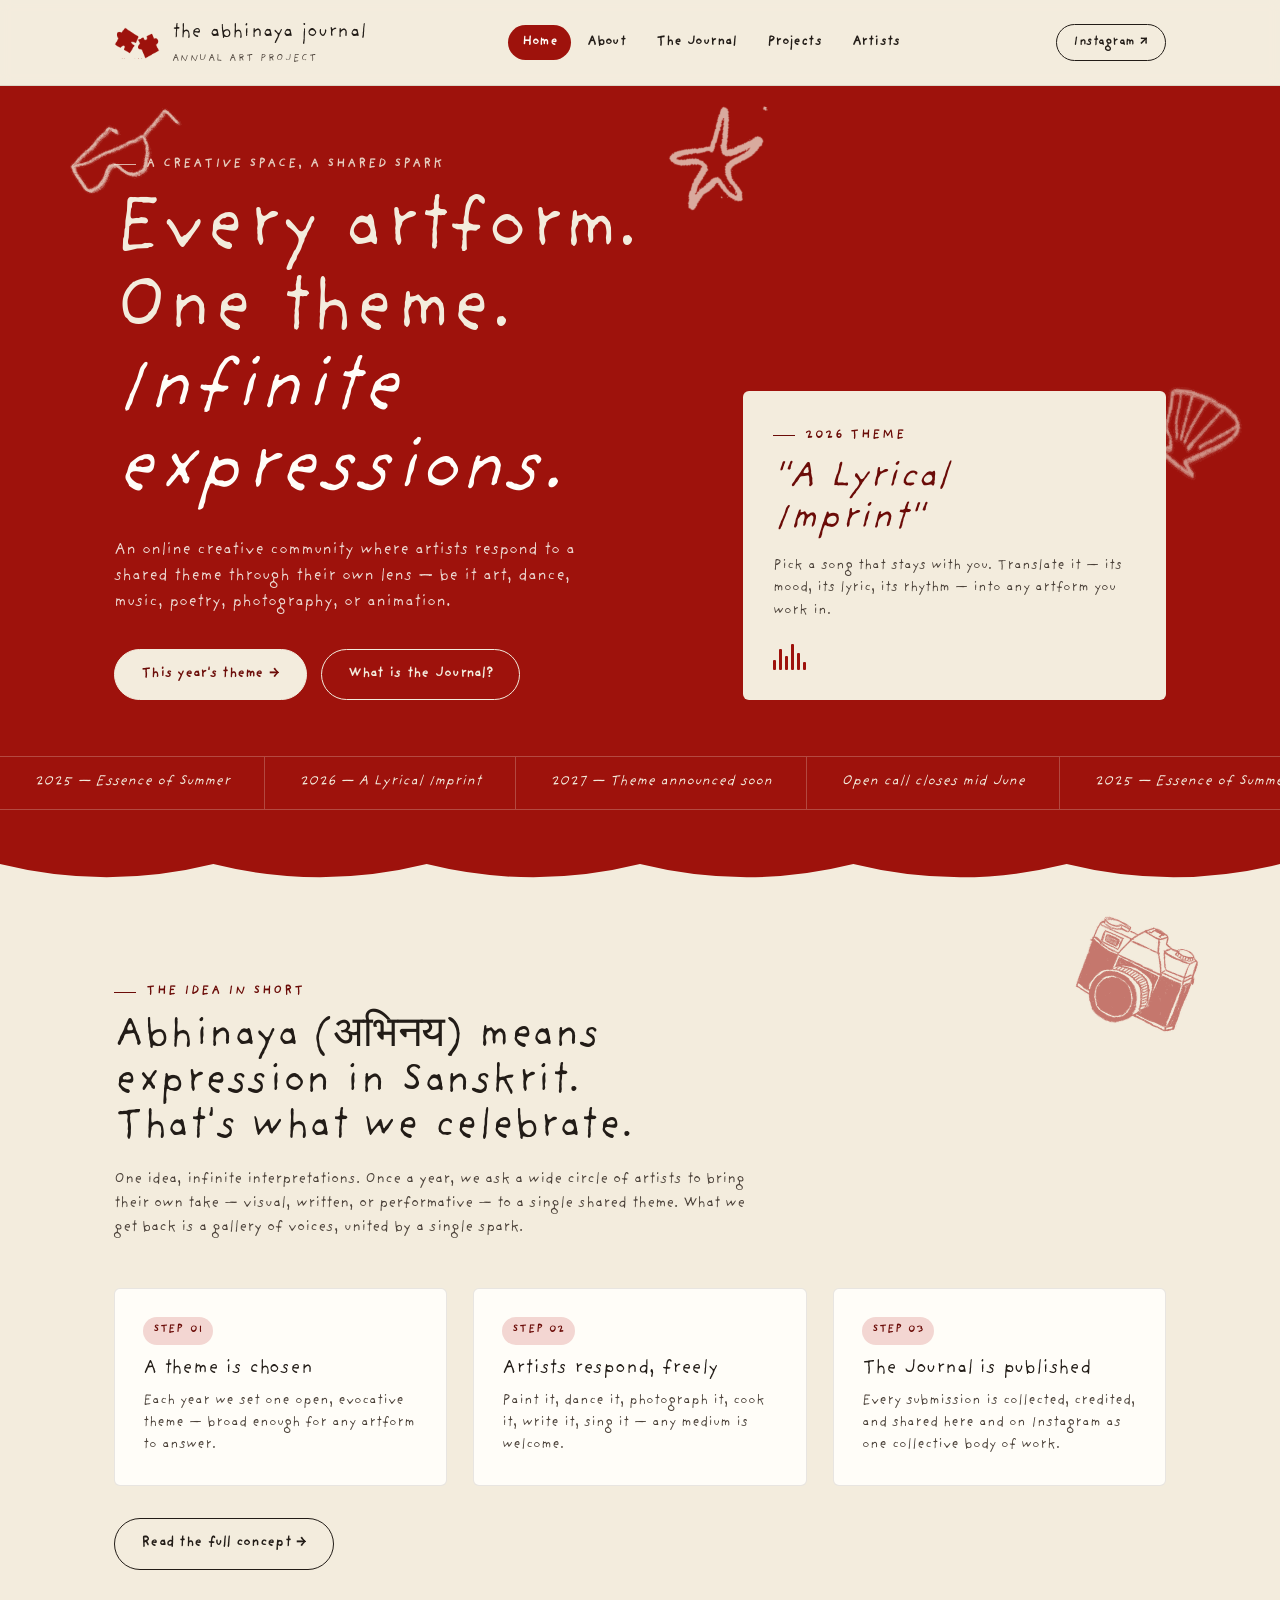
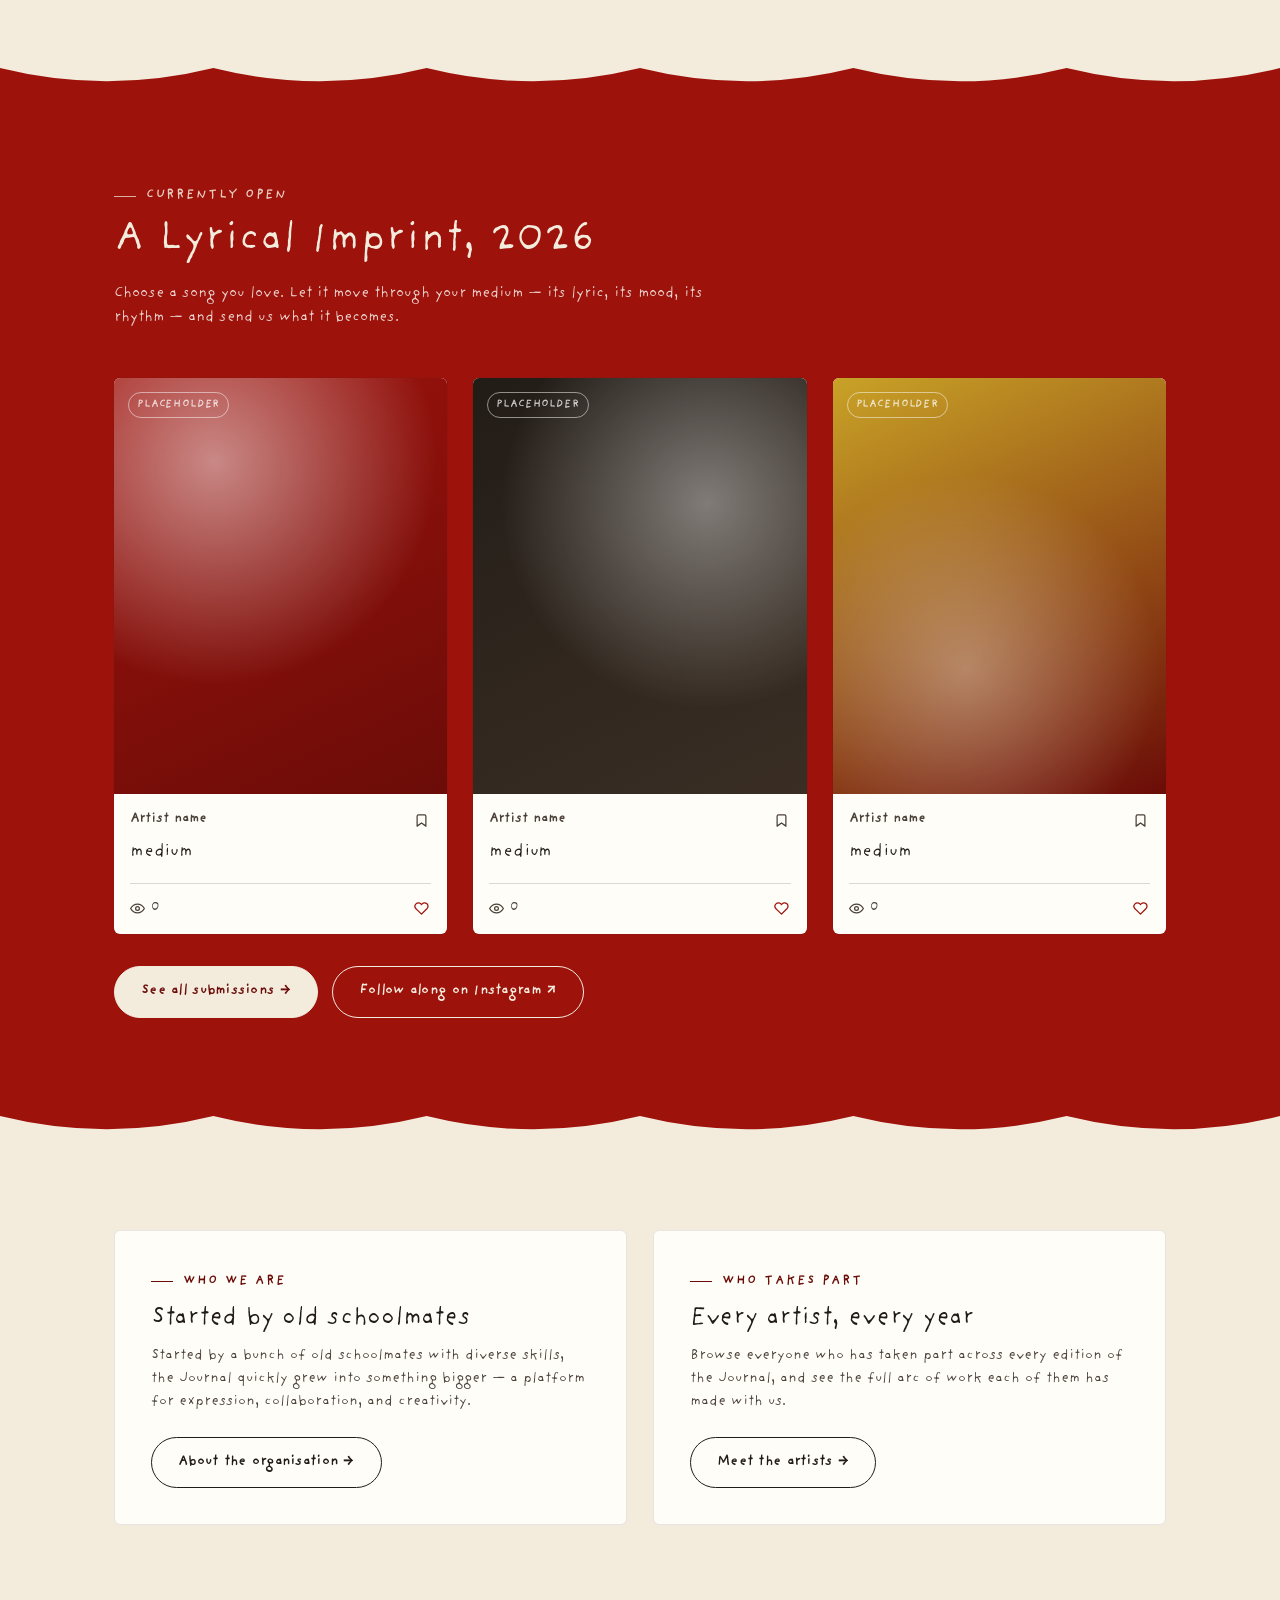
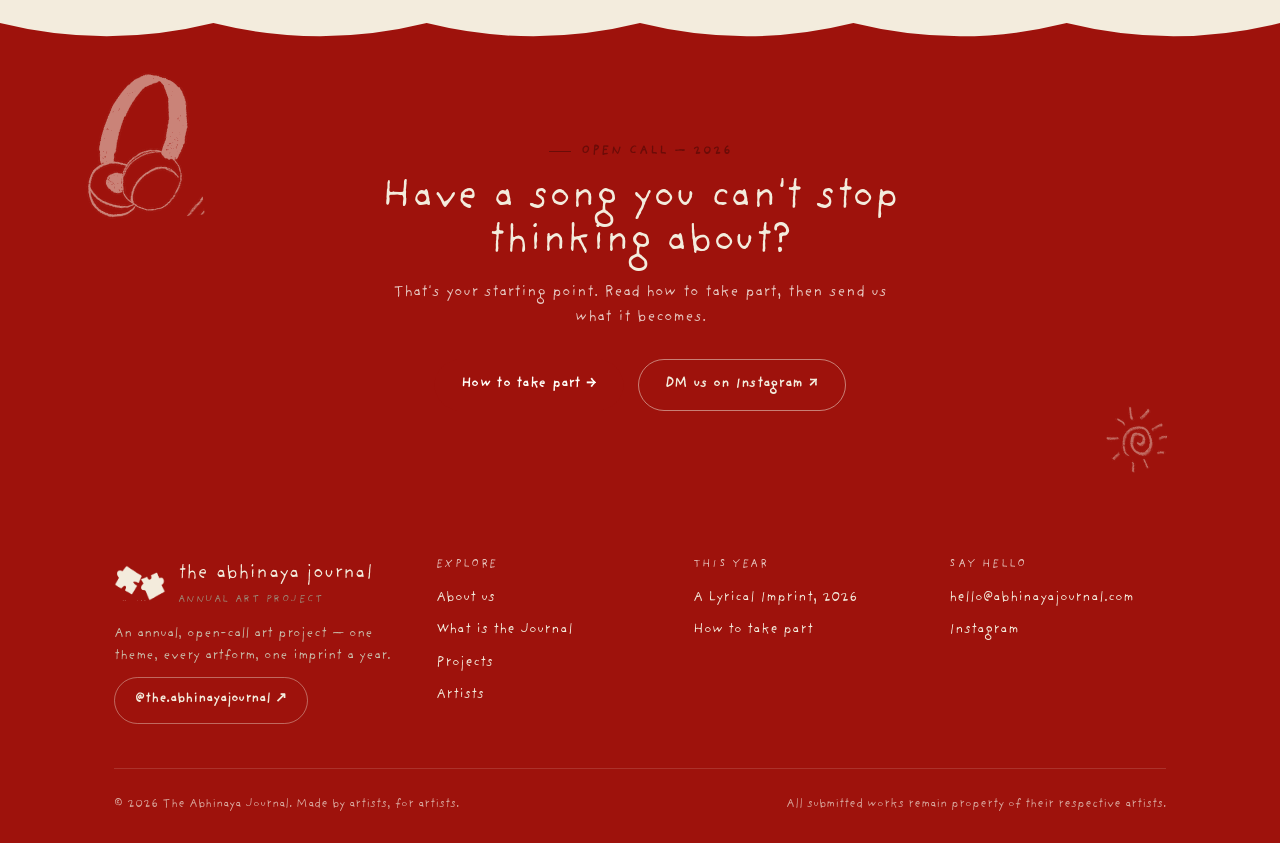
<file: index.html>
<!DOCTYPE html>
<html lang="en">
<head>
<meta charset="UTF-8">
<meta name="viewport" content="width=device-width, initial-scale=1.0">
<title>The Abhinaya Journal — An Annual Art Project</title>
<meta name="description" content="The Abhinaya Journal is an annual, open-call art project. One theme, every artform, one imprint a year. This year's theme: A Lyrical Imprint.">
<link rel="preconnect" href="https://fonts.googleapis.com">
<link rel="preconnect" href="https://fonts.gstatic.com" crossorigin>
<link href="https://fonts.googleapis.com/css2?family=Libre+Caslon+Display&family=Libre+Caslon+Text:ital,wght@0,400;0,700;1,400&family=Work+Sans:wght@400;500;600;700&family=Caveat:wght@500;600;700&display=swap" rel="stylesheet">
<link rel="stylesheet" href="styles.css">
</head>
<body>

<header class="site-header">
  <div class="wrap">
    <a href="index.html" class="brand">
      <img class="mark" src="[data-uri]" alt="The Abhinaya Journal logo">
      <span>the abhinaya journal<small>Annual Art Project</small></span>
    </a>
    <nav class="primary-nav" aria-label="Primary">
      <ul>
        <li><a href="index.html" class="active">Home</a></li>
        <li><a href="about.html">About</a></li>
        <li><a href="journal.html">The Journal</a></li>
        <li><a href="projects.html">Projects</a></li>
        <li><a href="artists.html">Artists</a></li>
      </ul>
      <a class="nav-ig nav-ig-mobile" href="https://www.instagram.com/the.abhinayajournal/" target="_blank" rel="noopener">Instagram ↗</a>
    </nav>
    <a class="nav-ig" href="https://www.instagram.com/the.abhinayajournal/" target="_blank" rel="noopener">Instagram ↗</a>
    <button class="nav-toggle" aria-label="Toggle menu" aria-expanded="false"><span></span><span></span><span></span></button>
  </div>
</header>

<main>

  <!-- HERO -->
  <section class="hero">
    <img class="doodle" src="[data-uri]" alt="" style="top:14px;left:calc(var(--edge) - 10px);width:144px;transform:rotate(-8deg);opacity:0.9">
    <img class="doodle" src="[data-uri]" alt="" style="top:10px;right:40%;width:108px;transform:rotate(14deg);opacity:0.7">
    <img class="doodle" src="[data-uri]" alt="" style="top:38%;right:2%;width:108px;transform:rotate(6deg);opacity:0.7">
    <div class="wrap hero-grid">
      <div>
        <span class="eyebrow">a creative space, a shared spark</span>
        <h1>Every artform.<br>One theme.<br><em>Infinite expressions.</em></h1>
        <p class="hero-sub">An online creative community where artists respond to a shared theme through their own lens — be it art, dance, music, poetry, photography, or animation.</p>
        <div class="hero-actions">
          <a href="projects.html#current" class="btn btn-primary">This year's theme →</a>
          <a href="journal.html" class="btn btn-ghost">What is the Journal?</a>
        </div>
      </div>
      <div class="hero-theme-card reveal">
        <span class="eyebrow">2026 Theme</span>
        <h2>"A Lyrical<br>Imprint"</h2>
        <p>Pick a song that stays with you. Translate it — its mood, its lyric, its rhythm — into any artform you work in.</p>
        <div class="waveform-bars" aria-hidden="true">
          <span></span><span></span><span></span><span></span><span></span><span></span>
        </div>
      </div>
    </div>

    <div class="ticker" aria-label="Past and upcoming themes">
      <div class="ticker-track">
        <span>2025 — Essence of Summer</span>
        <span>2026 — A Lyrical Imprint</span>
        <span>2027 — Theme announced soon</span>
        <span>Open call closes mid June</span>
        <span>2025 — Essence of Summer</span>
        <span>2026 — A Lyrical Imprint</span>
        <span>2027 — Theme announced soon</span>
        <span>Open call closes mid June</span>
      </div>
    </div>
  </section>

  <div class="torn-edge torn--red-to-cream" aria-hidden="true">
    <svg viewBox="0 0 1200 50" preserveAspectRatio="none"><path d="M0,16 Q100,46 200,16 Q300,46 400,16 Q500,46 600,16 Q700,46 800,16 Q900,46 1000,16 Q1100,46 1200,16 L1200,0 L0,0 Z"/></svg>
  </div>

  <!-- WHAT IS THE JOURNAL: teaser -->
  <section class="doodle-field">
    <img class="doodle" src="[data-uri]" alt="" style="top:20px;right:6%;width:132px;transform:rotate(8deg);opacity:0.55">
    <div class="wrap">
      <div class="section-head reveal">
        <span class="eyebrow">The idea in short</span>
        <h2>Abhinaya (अभिनय) means expression in Sanskrit.<br>That's what we celebrate.</h2>
        <p>One idea, infinite interpretations. Once a year, we ask a wide circle of artists to bring their own take — visual, written, or performative — to a single shared theme. What we get back is a gallery of voices, united by a single spark.</p>
      </div>
      <div class="grid grid-3">
        <div class="card reveal">
          <span class="tag">Step 01</span>
          <h3 style="font-size:1.25rem;margin-top:14px;">A theme is chosen</h3>
          <p style="margin-top:10px;color:var(--ink-soft);font-size:14.5px;">Each year we set one open, evocative theme — broad enough for any artform to answer.</p>
        </div>
        <div class="card reveal">
          <span class="tag">Step 02</span>
          <h3 style="font-size:1.25rem;margin-top:14px;">Artists respond, freely</h3>
          <p style="margin-top:10px;color:var(--ink-soft);font-size:14.5px;">Paint it, dance it, photograph it, cook it, write it, sing it — any medium is welcome.</p>
        </div>
        <div class="card reveal">
          <span class="tag">Step 03</span>
          <h3 style="font-size:1.25rem;margin-top:14px;">The Journal is published</h3>
          <p style="margin-top:10px;color:var(--ink-soft);font-size:14.5px;">Every submission is collected, credited, and shared here and on Instagram as one collective body of work.</p>
        </div>
      </div>
      <div style="margin-top:32px;">
        <a href="journal.html" class="btn btn-ghost">Read the full concept →</a>
      </div>
    </div>
  </section>

  <!-- CURRENT PROJECT PREVIEW -->
  <div class="torn-edge torn--cream-to-red" aria-hidden="true">
    <svg viewBox="0 0 1200 50" preserveAspectRatio="none"><path d="M0,16 Q100,46 200,16 Q300,46 400,16 Q500,46 600,16 Q700,46 800,16 Q900,46 1000,16 Q1100,46 1200,16 L1200,0 L0,0 Z"/></svg>
  </div>
  <section class="band">
    <div class="wrap">
      <div class="section-head reveal">
        <span class="eyebrow">Currently open</span>
        <h2>A Lyrical Imprint, 2026</h2>
        <p>Choose a song you love. Let it move through your medium — its lyric, its mood, its rhythm — and send us what it becomes.</p>
      </div>
      <div class="grid grid-3">
        <div class="art-card">
            <div class="tile " data-ph="Placeholder"></div>
            <div class="art-card-row">
              <span class="art-card-author">Artist name</span>
              <button class="art-card-icon-btn" aria-label="Save"><svg width="15" height="15" viewBox="0 0 24 24" fill="none" stroke="currentColor" stroke-width="2" stroke-linecap="round" stroke-linejoin="round"><path d="M19 21l-7-5-7 5V5a2 2 0 0 1 2-2h10a2 2 0 0 1 2 2z"/></svg></button>
            </div>
            <h4 class="art-card-title">medium</h4>
            <hr class="art-card-divider">
            <div class="art-card-stats">
              <span class="art-card-views"><svg width="15" height="15" viewBox="0 0 24 24" fill="none" stroke="currentColor" stroke-width="2" stroke-linecap="round" stroke-linejoin="round"><path d="M1 12s4-7 11-7 11 7 11 7-4 7-11 7-11-7-11-7z"/><circle cx="12" cy="12" r="3"/></svg> 0</span>
              <button class="art-card-icon-btn art-card-like" aria-label="Like"><svg width="15" height="15" viewBox="0 0 24 24" fill="none" stroke="currentColor" stroke-width="2" stroke-linecap="round" stroke-linejoin="round"><path d="M20.8 4.6a5.5 5.5 0 0 0-7.8 0L12 5.6l-1-1a5.5 5.5 0 0 0-7.8 7.8l1 1L12 21l7.8-7.8 1-1a5.5 5.5 0 0 0 0-7.8z"/></svg></button>
            </div>
          </div>
        <div class="art-card">
            <div class="tile alt" data-ph="Placeholder"></div>
            <div class="art-card-row">
              <span class="art-card-author">Artist name</span>
              <button class="art-card-icon-btn" aria-label="Save"><svg width="15" height="15" viewBox="0 0 24 24" fill="none" stroke="currentColor" stroke-width="2" stroke-linecap="round" stroke-linejoin="round"><path d="M19 21l-7-5-7 5V5a2 2 0 0 1 2-2h10a2 2 0 0 1 2 2z"/></svg></button>
            </div>
            <h4 class="art-card-title">medium</h4>
            <hr class="art-card-divider">
            <div class="art-card-stats">
              <span class="art-card-views"><svg width="15" height="15" viewBox="0 0 24 24" fill="none" stroke="currentColor" stroke-width="2" stroke-linecap="round" stroke-linejoin="round"><path d="M1 12s4-7 11-7 11 7 11 7-4 7-11 7-11-7-11-7z"/><circle cx="12" cy="12" r="3"/></svg> 0</span>
              <button class="art-card-icon-btn art-card-like" aria-label="Like"><svg width="15" height="15" viewBox="0 0 24 24" fill="none" stroke="currentColor" stroke-width="2" stroke-linecap="round" stroke-linejoin="round"><path d="M20.8 4.6a5.5 5.5 0 0 0-7.8 0L12 5.6l-1-1a5.5 5.5 0 0 0-7.8 7.8l1 1L12 21l7.8-7.8 1-1a5.5 5.5 0 0 0 0-7.8z"/></svg></button>
            </div>
          </div>
        <div class="art-card">
            <div class="tile alt2" data-ph="Placeholder"></div>
            <div class="art-card-row">
              <span class="art-card-author">Artist name</span>
              <button class="art-card-icon-btn" aria-label="Save"><svg width="15" height="15" viewBox="0 0 24 24" fill="none" stroke="currentColor" stroke-width="2" stroke-linecap="round" stroke-linejoin="round"><path d="M19 21l-7-5-7 5V5a2 2 0 0 1 2-2h10a2 2 0 0 1 2 2z"/></svg></button>
            </div>
            <h4 class="art-card-title">medium</h4>
            <hr class="art-card-divider">
            <div class="art-card-stats">
              <span class="art-card-views"><svg width="15" height="15" viewBox="0 0 24 24" fill="none" stroke="currentColor" stroke-width="2" stroke-linecap="round" stroke-linejoin="round"><path d="M1 12s4-7 11-7 11 7 11 7-4 7-11 7-11-7-11-7z"/><circle cx="12" cy="12" r="3"/></svg> 0</span>
              <button class="art-card-icon-btn art-card-like" aria-label="Like"><svg width="15" height="15" viewBox="0 0 24 24" fill="none" stroke="currentColor" stroke-width="2" stroke-linecap="round" stroke-linejoin="round"><path d="M20.8 4.6a5.5 5.5 0 0 0-7.8 0L12 5.6l-1-1a5.5 5.5 0 0 0-7.8 7.8l1 1L12 21l7.8-7.8 1-1a5.5 5.5 0 0 0 0-7.8z"/></svg></button>
            </div>
          </div>
      </div>
      <div style="margin-top:32px;display:flex;gap:14px;flex-wrap:wrap;">
        <a href="projects.html#current" class="btn btn-primary">See all submissions →</a>
        <a href="https://www.instagram.com/the.abhinayajournal/" target="_blank" rel="noopener" class="btn btn-ghost">Follow along on Instagram ↗</a>
      </div>
    </div>
  </section>

  <!-- ABOUT + ARTISTS teaser -->
  
  <div class="torn-edge torn--red-to-cream" aria-hidden="true">
    <svg viewBox="0 0 1200 50" preserveAspectRatio="none"><path d="M0,16 Q100,46 200,16 Q300,46 400,16 Q500,46 600,16 Q700,46 800,16 Q900,46 1000,16 Q1100,46 1200,16 L1200,0 L0,0 Z"/></svg>
  </div>
  <section class="doodle-field">
    <img class="doodle" src="[data-uri]" alt="" style="top:6px;right:4%;width:100px;transform:rotate(6deg);opacity:0.5">
    <div class="wrap grid grid-2">
      <div class="card reveal" style="padding:36px;">
        <span class="eyebrow">Who we are</span>
        <h3 style="font-size:1.6rem;margin-top:14px;">Started by old schoolmates</h3>
        <p style="margin-top:12px;color:var(--ink-soft);font-size:15px;">Started by a bunch of old schoolmates with diverse skills, the Journal quickly grew into something bigger — a platform for expression, collaboration, and creativity.</p>
        <div style="margin-top:22px;"><a href="about.html" class="btn btn-ghost">About the organisation →</a></div>
      </div>
      <div class="card reveal" style="padding:36px;">
        <span class="eyebrow">Who takes part</span>
        <h3 style="font-size:1.6rem;margin-top:14px;">Every artist, every year</h3>
        <p style="margin-top:12px;color:var(--ink-soft);font-size:15px;">Browse everyone who has taken part across every edition of the Journal, and see the full arc of work each of them has made with us.</p>
        <div style="margin-top:22px;"><a href="artists.html" class="btn btn-ghost">Meet the artists →</a></div>
      </div>
    </div>
  </section>

  <!-- CTA -->
  <div class="torn-edge torn--cream-to-deepred" aria-hidden="true">
    <svg viewBox="0 0 1200 50" preserveAspectRatio="none"><path d="M0,16 Q100,46 200,16 Q300,46 400,16 Q500,46 600,16 Q700,46 800,16 Q900,46 1000,16 Q1100,46 1200,16 L1200,0 L0,0 Z"/></svg>
  </div>
  <section class="band-ink doodle-field">
    <img class="doodle" src="[data-uri]" alt="" style="top:16px;left:6%;width:120px;transform:rotate(-6deg);opacity:0.55">
    <img class="doodle" src="[data-uri]" alt="" style="right:8%;bottom:10px;width:84px;transform:rotate(10deg);opacity:0.5">
    <div class="wrap" style="text-align:center;">
      <span class="eyebrow" style="justify-content:center;">Open call — 2026</span>
      <h2 style="margin-top:16px;font-size:clamp(1.8rem,4vw,2.6rem);">Have a song you can't stop<br>thinking about?</h2>
      <p class="ink-soft" style="margin-top:16px;max-width:52ch;margin-left:auto;margin-right:auto;">That's your starting point. Read how to take part, then send us what it becomes.</p>
      <div class="hero-actions" style="margin-top:28px;justify-content:center;">
        <a href="journal.html#how-it-works" class="btn btn-primary">How to take part →</a>
        <a href="https://www.instagram.com/the.abhinayajournal/" target="_blank" rel="noopener" class="btn btn-ghost" style="border-color:rgba(243,236,221,.5);color:var(--cream);">DM us on Instagram ↗</a>
      </div>
    </div>
  </section>

</main>

<footer class="site-footer">
  <div class="wrap">
    <div class="footer-grid">
      <div>
        <div class="brand" style="color:var(--cream)">
          <img class="mark" src="[data-uri]" alt="The Abhinaya Journal logo">
          <span>the abhinaya journal<small style="color:#9C8E7C">Annual Art Project</small></span>
        </div>
        <p style="margin-top:16px;font-size:14px;color:#C9BCA9;max-width:32ch;">An annual, open-call art project — one theme, every artform, one imprint a year.</p>
        <a class="footer-ig" href="https://www.instagram.com/the.abhinayajournal/" target="_blank" rel="noopener">@the.abhinayajournal ↗</a>
      </div>
      <div>
        <h4>Explore</h4>
        <ul>
          <li><a href="about.html">About us</a></li>
          <li><a href="journal.html">What is the Journal</a></li>
          <li><a href="projects.html">Projects</a></li>
          <li><a href="artists.html">Artists</a></li>
        </ul>
      </div>
      <div>
        <h4>This year</h4>
        <ul>
          <li><a href="projects.html#current">A Lyrical Imprint, 2026</a></li>
          <li><a href="journal.html#how-it-works">How to take part</a></li>
        </ul>
      </div>
      <div>
        <h4>Say hello</h4>
        <ul>
          <li><a href="mailto:hello@abhinayajournal.com">hello@abhinayajournal.com</a></li>
          <li><a href="https://www.instagram.com/the.abhinayajournal/" target="_blank" rel="noopener">Instagram</a></li>
        </ul>
      </div>
    </div>
    <div class="footer-bottom">
      <span>© 2026 The Abhinaya Journal. Made by artists, for artists.</span>
      <span>All submitted works remain property of their respective artists.</span>
    </div>
  </div>
</footer>

<script src="script.js"></script>
</body>
</html>
</file>
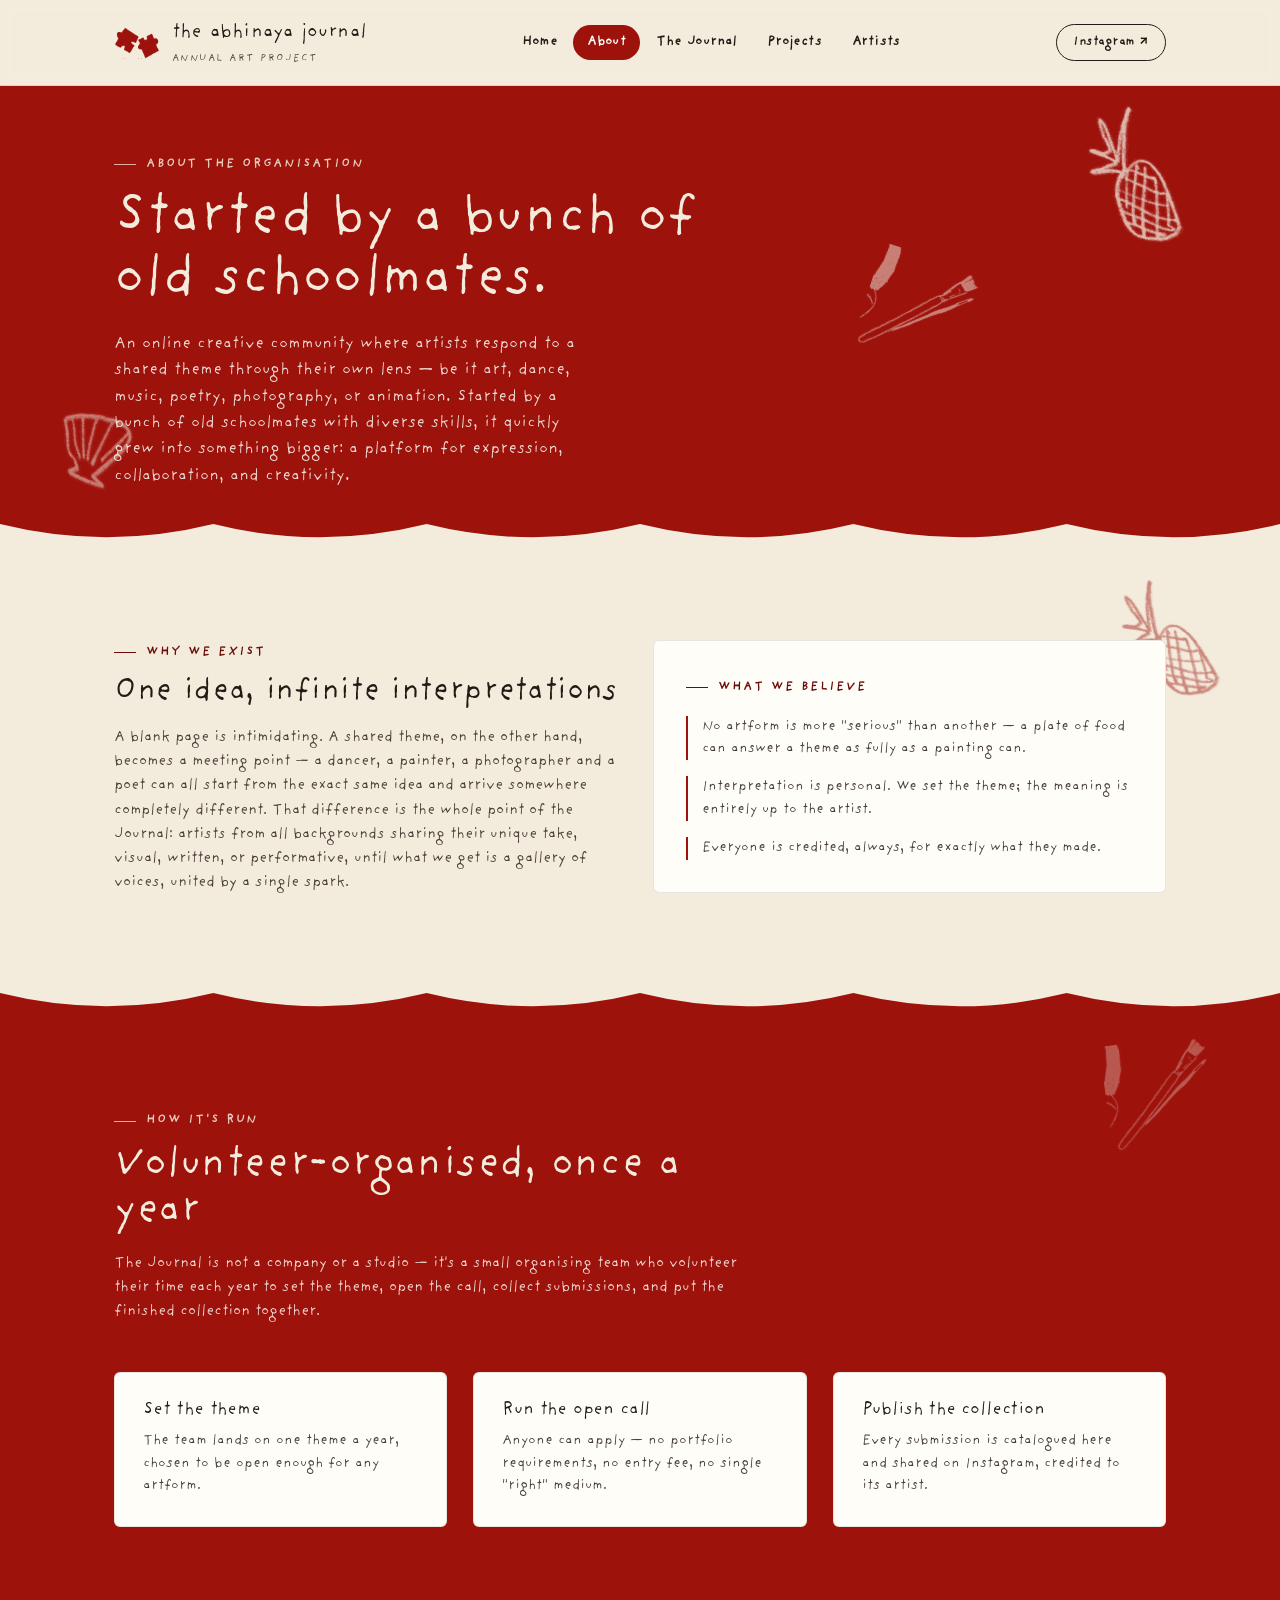
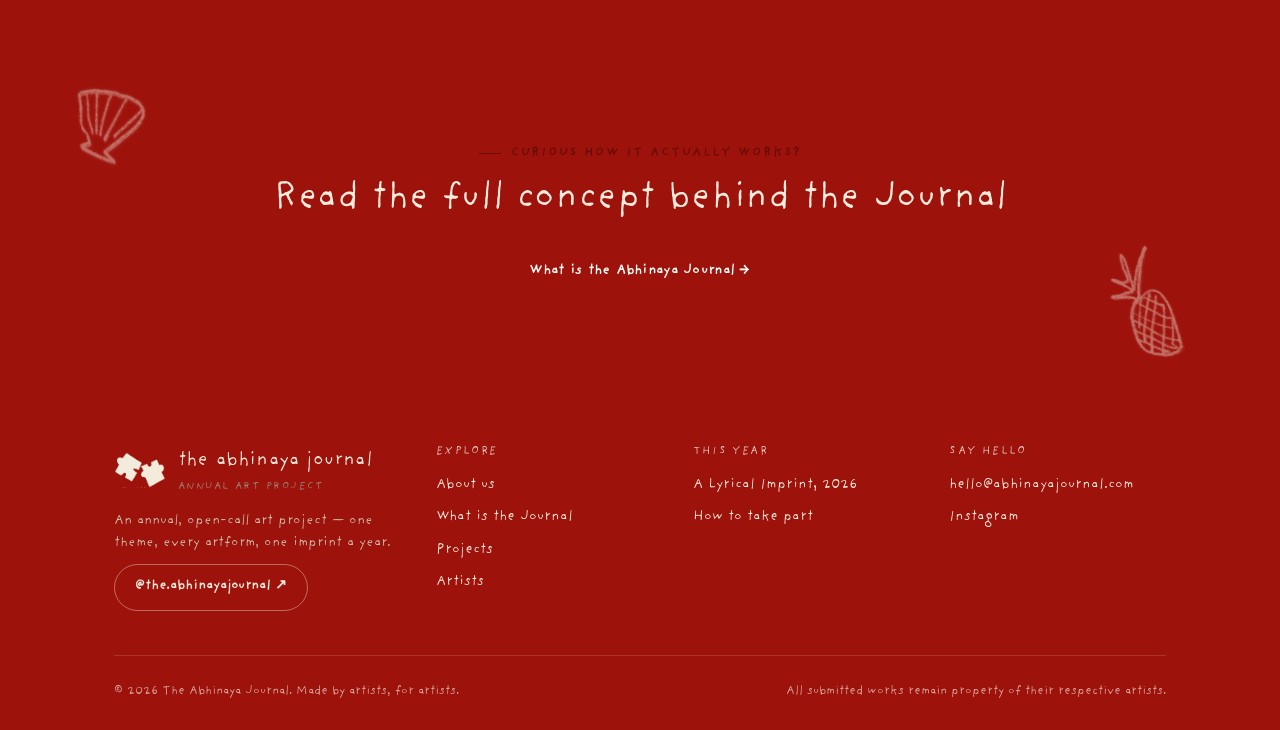
<file: about.html>
<!DOCTYPE html>
<html lang="en">
<head>
<meta charset="UTF-8">
<meta name="viewport" content="width=device-width, initial-scale=1.0">
<title>About — The Abhinaya Journal</title>
<meta name="description" content="Who organises The Abhinaya Journal, why it exists, and how it runs each year.">
<link rel="preconnect" href="https://fonts.googleapis.com">
<link rel="preconnect" href="https://fonts.gstatic.com" crossorigin>
<link href="https://fonts.googleapis.com/css2?family=Libre+Caslon+Display&family=Libre+Caslon+Text:ital,wght@0,400;0,700;1,400&family=Work+Sans:wght@400;500;600;700&family=Caveat:wght@500;600;700&display=swap" rel="stylesheet">
<link rel="stylesheet" href="styles.css">
</head>
<body>

<header class="site-header">
  <div class="wrap">
    <a href="index.html" class="brand">
      <img class="mark" src="[data-uri]" alt="The Abhinaya Journal logo">
      <span>the abhinaya journal<small>Annual Art Project</small></span>
    </a>
    <nav class="primary-nav" aria-label="Primary">
      <ul>
        <li><a href="index.html">Home</a></li>
        <li><a href="about.html" class="active">About</a></li>
        <li><a href="journal.html">The Journal</a></li>
        <li><a href="projects.html">Projects</a></li>
        <li><a href="artists.html">Artists</a></li>
      </ul>
      <a class="nav-ig nav-ig-mobile" href="https://www.instagram.com/the.abhinayajournal/" target="_blank" rel="noopener">Instagram ↗</a>
    </nav>
    <a class="nav-ig" href="https://www.instagram.com/the.abhinayajournal/" target="_blank" rel="noopener">Instagram ↗</a>
    <button class="nav-toggle" aria-label="Toggle menu" aria-expanded="false"><span></span><span></span><span></span></button>
  </div>
</header>

<main>

  <section class="hero" style="padding-bottom:20px;">
    <img class="doodle" src="[data-uri]" alt="" style="top:6px;right:6%;width:132px;transform:rotate(6deg);opacity:0.9">
    <img class="doodle" src="[data-uri]" alt="" style="bottom:2%;left:4%;width:96px;transform:rotate(-10deg);opacity:0.6">
    <img class="doodle" src="[data-uri]" alt="" style="top:40%;right:24%;width:108px;transform:rotate(18deg);opacity:0.55">
    <div class="wrap">
      <span class="eyebrow">About the organisation</span>
      <h1 style="font-size:clamp(2.2rem,5vw,3.6rem);margin-top:16px;max-width:18ch;">Started by a bunch of old schoolmates.</h1>
      <p class="hero-sub" style="margin-top:20px;">An online creative community where artists respond to a shared theme through their own lens — be it art, dance, music, poetry, photography, or animation. Started by a bunch of old schoolmates with diverse skills, it quickly grew into something bigger: a platform for expression, collaboration, and creativity.</p>
    </div>
  </section>

  <div class="torn-edge torn--red-to-cream" aria-hidden="true">
    <svg viewBox="0 0 1200 50" preserveAspectRatio="none"><path d="M0,16 Q100,46 200,16 Q300,46 400,16 Q500,46 600,16 Q700,46 800,16 Q900,46 1000,16 Q1100,46 1200,16 L1200,0 L0,0 Z"/></svg>
  </div>

  <!-- MISSION -->
  <section class="doodle-field">
    <img class="doodle" src="[data-uri]" alt="" style="top:10px;right:4%;width:120px;transform:rotate(-6deg);opacity:0.55">
    <div class="wrap grid grid-2" style="align-items:center;">
      <div class="reveal">
        <span class="eyebrow">Why we exist</span>
        <h2 style="font-size:2rem;margin-top:14px;">One idea, infinite interpretations</h2>
        <p style="margin-top:16px;color:var(--ink-soft);font-size:15.5px;">A blank page is intimidating. A shared theme, on the other hand, becomes a meeting point — a dancer, a painter, a photographer and a poet can all start from the exact same idea and arrive somewhere completely different. That difference is the whole point of the Journal: artists from all backgrounds sharing their unique take, visual, written, or performative, until what we get is a gallery of voices, united by a single spark.</p>
      </div>
      <div class="reveal">
        <div class="card" style="padding:32px;">
          <span class="eyebrow">What we believe</span>
          <ul style="margin-top:18px;display:flex;flex-direction:column;gap:16px;">
            <li style="border-left:2px solid var(--terracotta);padding-left:14px;font-size:14.5px;color:var(--ink-soft);">No artform is more "serious" than another — a plate of food can answer a theme as fully as a painting can.</li>
            <li style="border-left:2px solid var(--terracotta);padding-left:14px;font-size:14.5px;color:var(--ink-soft);">Interpretation is personal. We set the theme; the meaning is entirely up to the artist.</li>
            <li style="border-left:2px solid var(--terracotta);padding-left:14px;font-size:14.5px;color:var(--ink-soft);">Everyone is credited, always, for exactly what they made.</li>
          </ul>
        </div>
      </div>
    </div>
  </section>

  <!-- HOW WE'RE RUN -->
  <div class="torn-edge torn--cream-to-red" aria-hidden="true"><svg viewBox="0 0 1200 50" preserveAspectRatio="none"><path d="M0,16 Q100,46 200,16 Q300,46 400,16 Q500,46 600,16 Q700,46 800,16 Q900,46 1000,16 Q1100,46 1200,16 L1200,0 L0,0 Z"/></svg></div>
  <section class="band doodle-field">
    <img class="doodle" src="[data-uri]" alt="" style="top:16px;right:5%;width:110px;transform:rotate(-8deg);opacity:0.35">
    <div class="wrap">
      <div class="section-head reveal">
        <span class="eyebrow">How it's run</span>
        <h2>Volunteer-organised, once a year</h2>
        <p>The Journal is not a company or a studio — it's a small organising team who volunteer their time each year to set the theme, open the call, collect submissions, and put the finished collection together.</p>
      </div>
      <div class="grid grid-3">
        <div class="card reveal">
          <h3 style="font-size:1.15rem;">Set the theme</h3>
          <p style="margin-top:10px;color:var(--ink-soft);font-size:14.5px;">The team lands on one theme a year, chosen to be open enough for any artform.</p>
        </div>
        <div class="card reveal">
          <h3 style="font-size:1.15rem;">Run the open call</h3>
          <p style="margin-top:10px;color:var(--ink-soft);font-size:14.5px;">Anyone can apply — no portfolio requirements, no entry fee, no single "right" medium.</p>
        </div>
        <div class="card reveal">
          <h3 style="font-size:1.15rem;">Publish the collection</h3>
          <p style="margin-top:10px;color:var(--ink-soft);font-size:14.5px;">Every submission is catalogued here and shared on Instagram, credited to its artist.</p>
        </div>
      </div>
    </div>
  </section>

  <!-- CTA -->
  <div class="torn-edge torn--red-to-deepred" aria-hidden="true"><svg viewBox="0 0 1200 50" preserveAspectRatio="none"><path d="M0,16 Q100,46 200,16 Q300,46 400,16 Q500,46 600,16 Q700,46 800,16 Q900,46 1000,16 Q1100,46 1200,16 L1200,0 L0,0 Z"/></svg></div>
  <section class="band-ink doodle-field">
    <img class="doodle" src="[data-uri]" alt="" style="top:18px;left:5%;width:96px;transform:rotate(-8deg);opacity:0.5">
    <img class="doodle" src="[data-uri]" alt="" style="bottom:14px;right:6%;width:108px;transform:rotate(9deg);opacity:0.5">
    <div class="wrap" style="text-align:center;">
      <span class="eyebrow" style="justify-content:center;">Curious how it actually works?</span>
      <h2 style="margin-top:16px;font-size:clamp(1.8rem,4vw,2.4rem);">Read the full concept behind the Journal</h2>
      <div style="margin-top:26px;">
        <a href="journal.html" class="btn btn-primary">What is the Abhinaya Journal →</a>
      </div>
    </div>
  </section>

</main>

<footer class="site-footer">
  <div class="wrap">
    <div class="footer-grid">
      <div>
        <div class="brand" style="color:var(--cream)">
          <img class="mark" src="[data-uri]" alt="The Abhinaya Journal logo">
          <span>the abhinaya journal<small style="color:#9C8E7C">Annual Art Project</small></span>
        </div>
        <p style="margin-top:16px;font-size:14px;color:#C9BCA9;max-width:32ch;">An annual, open-call art project — one theme, every artform, one imprint a year.</p>
        <a class="footer-ig" href="https://www.instagram.com/the.abhinayajournal/" target="_blank" rel="noopener">@the.abhinayajournal ↗</a>
      </div>
      <div>
        <h4>Explore</h4>
        <ul>
          <li><a href="about.html">About us</a></li>
          <li><a href="journal.html">What is the Journal</a></li>
          <li><a href="projects.html">Projects</a></li>
          <li><a href="artists.html">Artists</a></li>
        </ul>
      </div>
      <div>
        <h4>This year</h4>
        <ul>
          <li><a href="projects.html#current">A Lyrical Imprint, 2026</a></li>
          <li><a href="journal.html#how-it-works">How to take part</a></li>
        </ul>
      </div>
      <div>
        <h4>Say hello</h4>
        <ul>
          <li><a href="mailto:hello@abhinayajournal.com">hello@abhinayajournal.com</a></li>
          <li><a href="https://www.instagram.com/the.abhinayajournal/" target="_blank" rel="noopener">Instagram</a></li>
        </ul>
      </div>
    </div>
    <div class="footer-bottom">
      <span>© 2026 The Abhinaya Journal. Made by artists, for artists.</span>
      <span>All submitted works remain property of their respective artists.</span>
    </div>
  </div>
</footer>

<script src="script.js"></script>
</body>
</html>
</file>
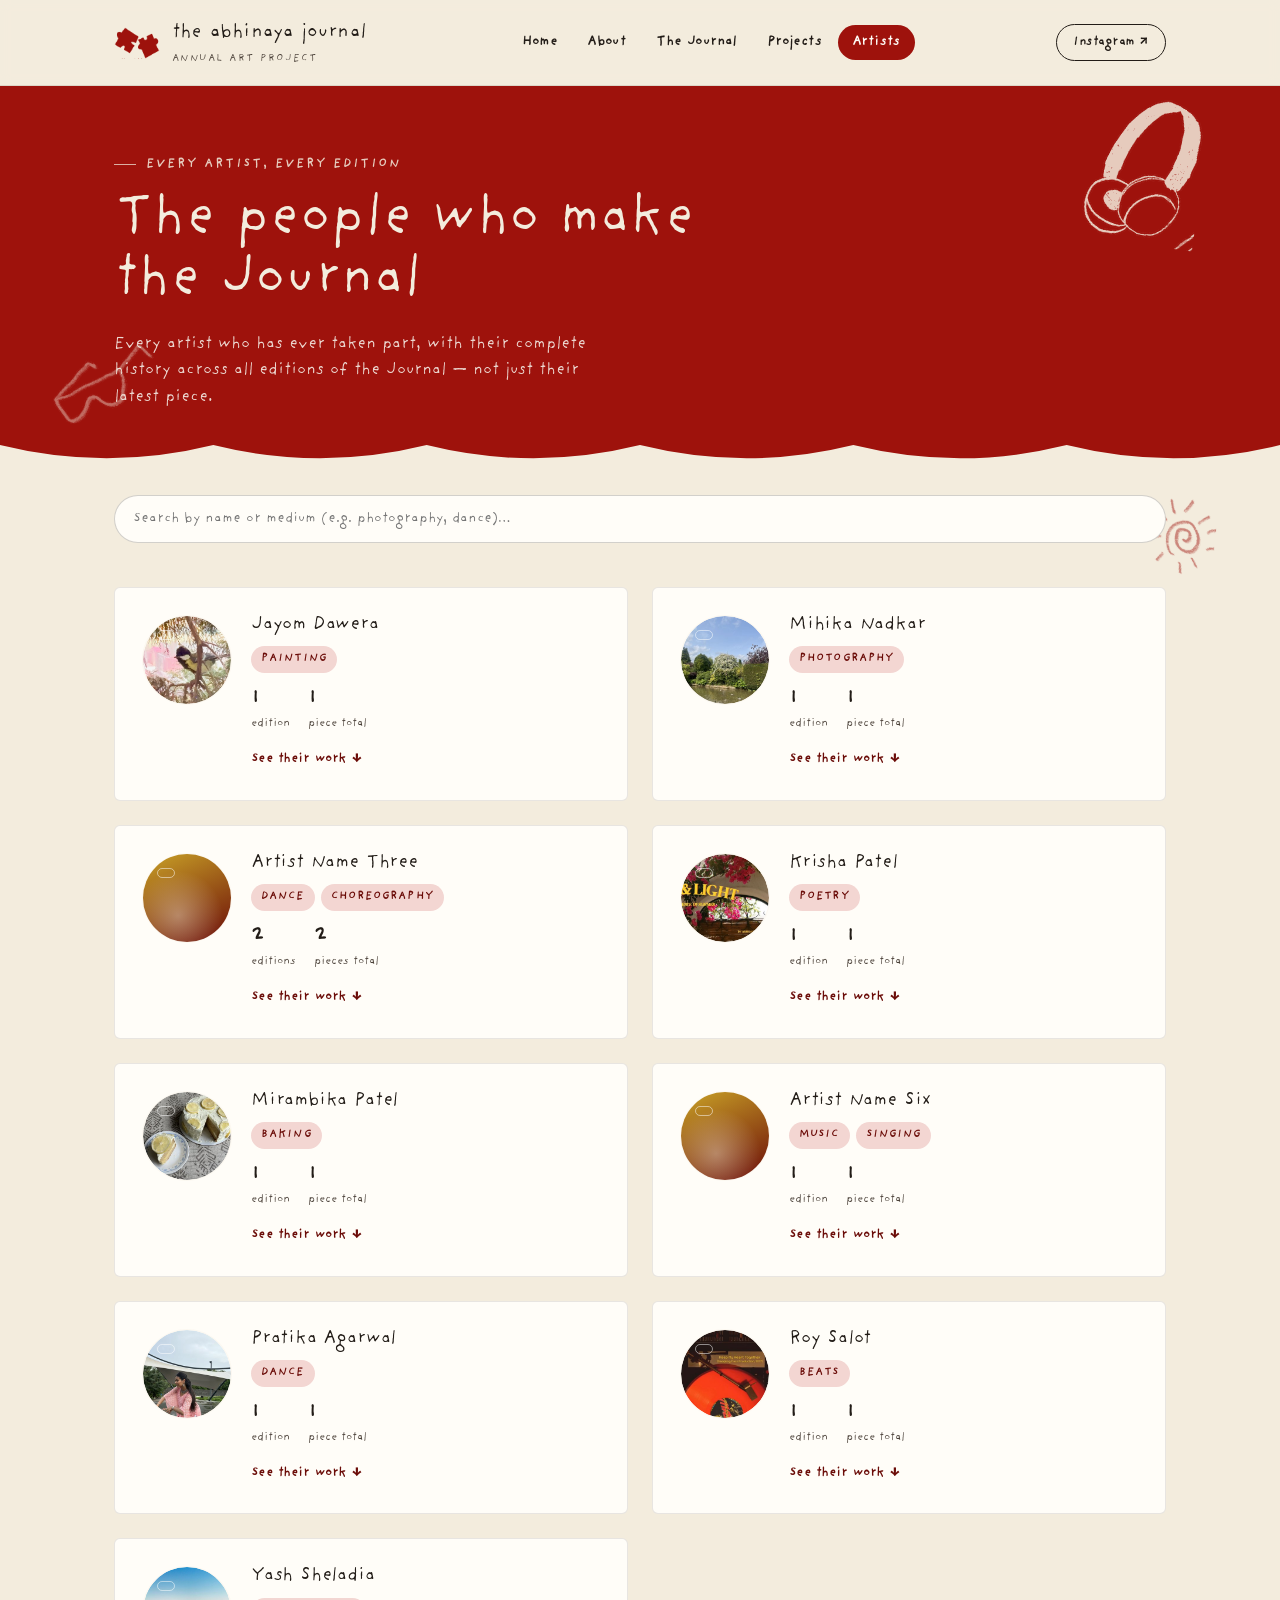
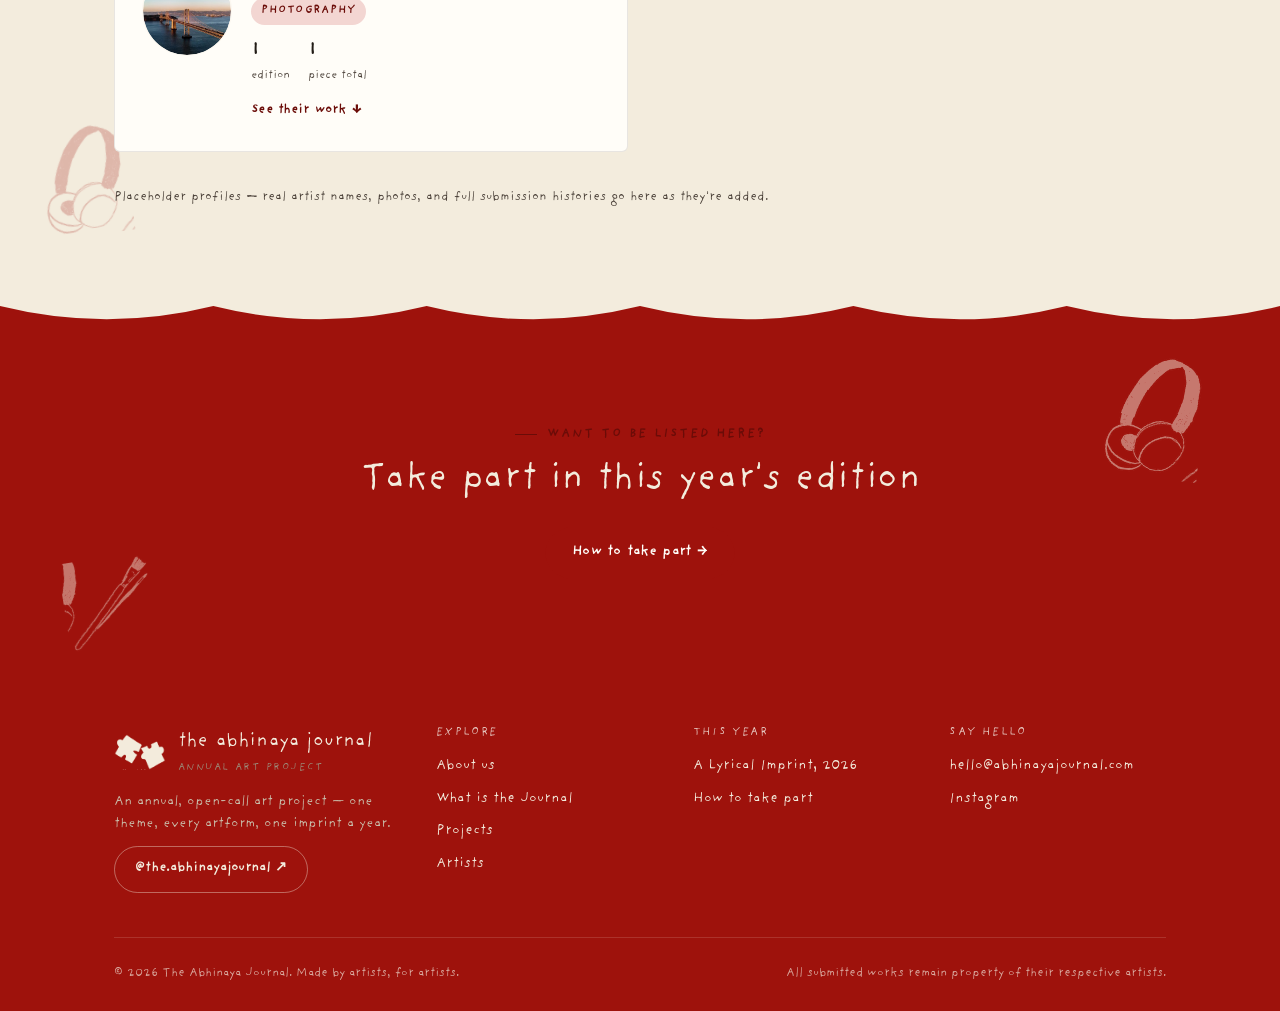
<file: artists.html>
<!DOCTYPE html>
<html lang="en">
<head>
<meta charset="UTF-8">
<meta name="viewport" content="width=device-width, initial-scale=1.0">
<title>Artists — The Abhinaya Journal</title>
<meta name="description" content="Everyone who has taken part in the Abhinaya Journal, and their full body of work across every edition.">
<link rel="preconnect" href="https://fonts.googleapis.com">
<link rel="preconnect" href="https://fonts.gstatic.com" crossorigin>
<link href="https://fonts.googleapis.com/css2?family=Libre+Caslon+Display&family=Libre+Caslon+Text:ital,wght@0,400;0,700;1,400&family=Work+Sans:wght@400;500;600;700&family=Caveat:wght@500;600;700&display=swap" rel="stylesheet">
<link rel="stylesheet" href="styles.css">
<style>
  .search-row{
    display:flex; gap:14px; align-items:center; margin-bottom:44px; flex-wrap:wrap;
  }
  .search-row input{
    flex:1; min-width:220px;
    font-family:var(--body);
    font-size:14.5px;
    padding:13px 18px;
    border-radius:999px;
    border:1px solid rgba(34,28,23,.2);
    background:var(--white);
    color:var(--ink);
  }
  .search-row input:focus{ outline:2px solid var(--terracotta); outline-offset:1px; }
  .artist-grid{ display:grid; grid-template-columns:repeat(2,1fr); gap:24px; }
  @media (max-width:800px){ .artist-grid{ grid-template-columns:1fr; } }
  .artist-card{
    background:var(--white);
    border:1px solid rgba(34,28,23,.1);
    border-radius:6px;
    padding:28px;
    display:flex;
    gap:20px;
  }
  .artist-photo{
    width:88px; height:88px; border-radius:50%;
    flex:none;
  }
  .artist-mediums{ display:flex; gap:6px; flex-wrap:wrap; margin-top:10px; }
  .expand-btn{
    margin-top:16px;
    background:none;
    border:none;
    padding:0;
    font-size:13px;
    font-weight:700;
    color:var(--terracotta-deep);
    letter-spacing:.02em;
  }
  .expand-btn:hover{ text-decoration:underline; }
  .work-history{
    max-height:0;
    overflow:hidden;
    transition:max-height .35s ease;
  }
  .work-history.open{ max-height:600px; margin-top:16px; }
  .work-history-item{
    padding:12px 0;
    border-top:1px solid rgba(34,28,23,.1);
    font-size:13.5px;
  }
  .work-history-item .yr{
    font-family:var(--body);
    font-style:italic;
    color:var(--terracotta-deep);
    margin-right:8px;
  }
  .stat-row{ display:flex; gap:18px; margin-top:10px; }
  .stat-row div{ font-size:12px; color:var(--ink-soft); }
  .stat-row strong{ display:block; font-family:var(--body); font-size:1.3rem; color:var(--ink); }
</style>
</head>
<body>

<header class="site-header">
  <div class="wrap">
    <a href="index.html" class="brand">
      <img class="mark" src="[data-uri]" alt="The Abhinaya Journal logo">
      <span>the abhinaya journal<small>Annual Art Project</small></span>
    </a>
    <nav class="primary-nav" aria-label="Primary">
      <ul>
        <li><a href="index.html">Home</a></li>
        <li><a href="about.html">About</a></li>
        <li><a href="journal.html">The Journal</a></li>
        <li><a href="projects.html">Projects</a></li>
        <li><a href="artists.html" class="active">Artists</a></li>
      </ul>
      <a class="nav-ig nav-ig-mobile" href="https://www.instagram.com/the.abhinayajournal/" target="_blank" rel="noopener">Instagram ↗</a>
    </nav>
    <a class="nav-ig" href="https://www.instagram.com/the.abhinayajournal/" target="_blank" rel="noopener">Instagram ↗</a>
    <button class="nav-toggle" aria-label="Toggle menu" aria-expanded="false"><span></span><span></span><span></span></button>
  </div>
</header>

<main>

  <section class="hero" style="padding-bottom:20px;">
    <img class="doodle" src="[data-uri]" alt="" style="top:6px;right:6%;width:120px;transform:rotate(8deg);opacity:0.9">
    <img class="doodle" src="[data-uri]" alt="" style="bottom:0;left:3%;width:132px;transform:rotate(-10deg);opacity:0.5">
    <div class="wrap">
      <span class="eyebrow">Every artist, every edition</span>
      <h1 style="font-size:clamp(2.2rem,5vw,3.6rem);margin-top:16px;max-width:18ch;">The people who make the Journal</h1>
      <p class="hero-sub" style="margin-top:20px;">Every artist who has ever taken part, with their complete history across all editions of the Journal — not just their latest piece.</p>
    </div>
  </section>

  <div class="torn-edge torn--red-to-cream" aria-hidden="true">
    <svg viewBox="0 0 1200 50" preserveAspectRatio="none"><path d="M0,16 Q100,46 200,16 Q300,46 400,16 Q500,46 600,16 Q700,46 800,16 Q900,46 1000,16 Q1100,46 1200,16 L1200,0 L0,0 Z"/></svg>
  </div>

  <section style="padding-top:20px;" class="doodle-field">
    <img class="doodle" src="[data-uri]" alt="" style="bottom:4%;left:3%;width:90px;transform:rotate(-8deg);opacity:0.25">
    <img class="doodle" src="[data-uri]" alt="" style="top:10px;right:4%;width:96px;transform:rotate(6deg);opacity:0.55">
    <div class="wrap">

      <div class="search-row reveal">
        <input type="text" id="artist-search" placeholder="Search by name or medium (e.g. photography, dance)…" aria-label="Search artists">
      </div>

      <div class="artist-grid">

        <!-- ARTIST 1 -->
        <div class="artist-card reveal" data-artist-name="Jayom Dawera" data-mediums="painting">
          <div class="tile artist-photo" style="background:none;"><img src="[data-uri]" alt="Jayom Dawera" style="width:100%;height:100%;object-fit:cover;display:block;border-radius:50%;"></div>
          <div style="flex:1;">
            <h3 style="font-size:1.2rem;">Jayom Dawera</h3>
            <div class="artist-mediums">
              <span class="tag">Painting</span>
            </div>
            <div class="stat-row">
              <div><strong>1</strong>edition</div>
              <div><strong>1</strong>piece total</div>
            </div>
            <button class="expand-btn" data-expand-toggle="hist-1">See their work ↓</button>
            <div class="work-history" id="hist-1">
              <div class="work-history-item"><span class="yr">2025</span>"Essence of Summer" — "Between Trees and Thoughts," a three-part painting</div>
            </div>
          </div>
        </div>

        <!-- ARTIST 2 -->
        <div class="artist-card reveal" data-artist-name="Mihika Nadkar" data-mediums="photography">
          <div class="tile alt artist-photo" style="background:none;"><img src="[data-uri]" alt="Mihika Nadkar" style="width:100%;height:100%;object-fit:cover;display:block;border-radius:50%;"></div>
          <div style="flex:1;">
            <h3 style="font-size:1.2rem;">Mihika Nadkar</h3>
            <div class="artist-mediums">
              <span class="tag">Photography</span>
            </div>
            <div class="stat-row">
              <div><strong>1</strong>edition</div>
              <div><strong>1</strong>piece total</div>
            </div>
            <button class="expand-btn" data-expand-toggle="hist-2">See their work ↓</button>
            <div class="work-history" id="hist-2">
              <div class="work-history-item"><span class="yr">2025</span>"Essence of Summer" — "The Essence of Summer, ft. London," a seven-photo series</div>
            </div>
          </div>
        </div>

        <!-- ARTIST 3 -->
        <div class="artist-card reveal" data-artist-name="Artist Name Three" data-mediums="dance, choreography">
          <div class="tile alt2 artist-photo" data-ph=""></div>
          <div style="flex:1;">
            <h3 style="font-size:1.2rem;">Artist Name Three</h3>
            <div class="artist-mediums">
              <span class="tag">Dance</span>
              <span class="tag">Choreography</span>
            </div>
            <div class="stat-row">
              <div><strong>2</strong>editions</div>
              <div><strong>2</strong>pieces total</div>
            </div>
            <button class="expand-btn" data-expand-toggle="hist-3">See their work ↓</button>
            <div class="work-history" id="hist-3">
              <div class="work-history-item"><span class="yr">2026</span>"A Lyrical Imprint" — solo dance film set to a chosen song</div>
              <div class="work-history-item"><span class="yr">2025</span>"Essence of Summer" — outdoor choreography piece</div>
            </div>
          </div>
        </div>

        <!-- ARTIST 4 -->
        <div class="artist-card reveal" data-artist-name="Krisha Patel" data-mediums="poetry, writing">
          <div class="tile artist-photo" style="background:none;"><img src="[data-uri]" alt="Krisha Patel" style="width:100%;height:100%;object-fit:cover;display:block;border-radius:50%;"></div>
          <div style="flex:1;">
            <h3 style="font-size:1.2rem;">Krisha Patel</h3>
            <div class="artist-mediums">
              <span class="tag">Poetry</span>
            </div>
            <div class="stat-row">
              <div><strong>1</strong>edition</div>
              <div><strong>1</strong>piece total</div>
            </div>
            <button class="expand-btn" data-expand-toggle="hist-4">See their work ↓</button>
            <div class="work-history" id="hist-4">
              <div class="work-history-item"><span class="yr">2025</span>"Essence of Summer" — "Salt and Light: The Essence of Summer," a seven-part poem</div>
            </div>
          </div>
        </div>

        <!-- ARTIST 5 -->
        <div class="artist-card reveal" data-artist-name="Mirambika Patel" data-mediums="cooking, food styling">
          <div class="tile alt artist-photo" style="background:none;"><img src="[data-uri]" alt="Mirambika Patel" style="width:100%;height:100%;object-fit:cover;display:block;border-radius:50%;"></div>
          <div style="flex:1;">
            <h3 style="font-size:1.2rem;">Mirambika Patel</h3>
            <div class="artist-mediums">
              <span class="tag">Baking</span>
            </div>
            <div class="stat-row">
              <div><strong>1</strong>edition</div>
              <div><strong>1</strong>piece total</div>
            </div>
            <button class="expand-btn" data-expand-toggle="hist-5">See their work ↓</button>
            <div class="work-history" id="hist-5">
              <div class="work-history-item"><span class="yr">2025</span>"Essence of Summer" — "Summer in a Slice," a lemon yogurt cake with lemon curd, documented step by step</div>
            </div>
          </div>
        </div>

        <!-- ARTIST 6 -->
        <div class="artist-card reveal" data-artist-name="Artist Name Six" data-mediums="music, singing">
          <div class="tile alt2 artist-photo" data-ph=""></div>
          <div style="flex:1;">
            <h3 style="font-size:1.2rem;">Artist Name Six</h3>
            <div class="artist-mediums">
              <span class="tag">Music</span>
              <span class="tag">Singing</span>
            </div>
            <div class="stat-row">
              <div><strong>1</strong>edition</div>
              <div><strong>1</strong>piece total</div>
            </div>
            <button class="expand-btn" data-expand-toggle="hist-6">See their work ↓</button>
            <div class="work-history" id="hist-6">
              <div class="work-history-item"><span class="yr">2026</span>"A Lyrical Imprint" — original cover reinterpreting a chosen song</div>
            </div>
          </div>
        </div>

        <!-- ARTIST 7 -->
        <div class="artist-card reveal" data-artist-name="Pratika Agarwal" data-mediums="dance, choreography">
          <div class="tile artist-photo" style="background:none;"><img src="[data-uri]" alt="Pratika Agarwal" style="width:100%;height:100%;object-fit:cover;display:block;border-radius:50%;"></div>
          <div style="flex:1;">
            <h3 style="font-size:1.2rem;">Pratika Agarwal</h3>
            <div class="artist-mediums">
              <span class="tag">Dance</span>
            </div>
            <div class="stat-row">
              <div><strong>1</strong>edition</div>
              <div><strong>1</strong>piece total</div>
            </div>
            <button class="expand-btn" data-expand-toggle="hist-7">See their work ↓</button>
            <div class="work-history" id="hist-7">
              <div class="work-history-item"><span class="yr">2025</span>"Essence of Summer" — "Under the Summer Sky," a solo dance performance</div>
            </div>
          </div>
        </div>

        <!-- ARTIST 8 -->
        <div class="artist-card reveal" data-artist-name="Roy Salot" data-mediums="beats, music production">
          <div class="tile alt2 artist-photo" style="background:none;"><img src="[data-uri]" alt="Roy Salot" style="width:100%;height:100%;object-fit:cover;display:block;border-radius:50%;"></div>
          <div style="flex:1;">
            <h3 style="font-size:1.2rem;">Roy Salot</h3>
            <div class="artist-mediums">
              <span class="tag">Beats</span>
            </div>
            <div class="stat-row">
              <div><strong>1</strong>edition</div>
              <div><strong>1</strong>piece total</div>
            </div>
            <button class="expand-btn" data-expand-toggle="hist-8">See their work ↓</button>
            <div class="work-history" id="hist-8">
              <div class="work-history-item"><span class="yr">2025</span>"Essence of Summer" — "Keep My Heart Together," 1977 soul reworked into a summer sample</div>
            </div>
          </div>
        </div>

        <!-- ARTIST 9 -->
        <div class="artist-card reveal" data-artist-name="Yash Sheladia" data-mediums="photography">
          <div class="tile artist-photo" style="background:none;"><img src="[data-uri]" alt="Yash Sheladia" style="width:100%;height:100%;object-fit:cover;display:block;border-radius:50%;"></div>
          <div style="flex:1;">
            <h3 style="font-size:1.2rem;">Yash Sheladia</h3>
            <div class="artist-mediums">
              <span class="tag">Photography</span>
            </div>
            <div class="stat-row">
              <div><strong>1</strong>edition</div>
              <div><strong>1</strong>piece total</div>
            </div>
            <button class="expand-btn" data-expand-toggle="hist-9">See their work ↓</button>
            <div class="work-history" id="hist-9">
              <div class="work-history-item"><span class="yr">2025</span>"Essence of Summer" — "San Francisco Blues and Golds," a photo and drone series across the city</div>
            </div>
          </div>
        </div>

      </div>

      <p class="reveal" style="margin-top:36px;font-size:13px;color:var(--ink-soft);">Placeholder profiles — real artist names, photos, and full submission histories go here as they're added.</p>
    </div>
  </section>

  <div class="torn-edge torn--cream-to-deepred" aria-hidden="true">
    <svg viewBox="0 0 1200 50" preserveAspectRatio="none"><path d="M0,16 Q100,46 200,16 Q300,46 400,16 Q500,46 600,16 Q700,46 800,16 Q900,46 1000,16 Q1100,46 1200,16 L1200,0 L0,0 Z"/></svg>
  </div>
  <section class="band-ink doodle-field">
    <img class="doodle" src="[data-uri]" alt="" style="top:16px;right:6%;width:100px;transform:rotate(6deg);opacity:0.5">
    <img class="doodle" src="[data-uri]" alt="" style="bottom:14px;left:5%;width:92px;transform:rotate(-9deg);opacity:0.5">
    <div class="wrap" style="text-align:center;">
      <span class="eyebrow" style="justify-content:center;">Want to be listed here?</span>
      <h2 style="margin-top:16px;font-size:clamp(1.8rem,4vw,2.4rem);">Take part in this year's edition</h2>
      <div style="margin-top:26px;">
        <a href="journal.html#how-it-works" class="btn btn-primary">How to take part →</a>
      </div>
    </div>
  </section>

</main>

<footer class="site-footer">
  <div class="wrap">
    <div class="footer-grid">
      <div>
        <div class="brand" style="color:var(--cream)">
          <img class="mark" src="[data-uri]" alt="The Abhinaya Journal logo">
          <span>the abhinaya journal<small style="color:#9C8E7C">Annual Art Project</small></span>
        </div>
        <p style="margin-top:16px;font-size:14px;color:#C9BCA9;max-width:32ch;">An annual, open-call art project — one theme, every artform, one imprint a year.</p>
        <a class="footer-ig" href="https://www.instagram.com/the.abhinayajournal/" target="_blank" rel="noopener">@the.abhinayajournal ↗</a>
      </div>
      <div>
        <h4>Explore</h4>
        <ul>
          <li><a href="about.html">About us</a></li>
          <li><a href="journal.html">What is the Journal</a></li>
          <li><a href="projects.html">Projects</a></li>
          <li><a href="artists.html">Artists</a></li>
        </ul>
      </div>
      <div>
        <h4>This year</h4>
        <ul>
          <li><a href="projects.html#current">A Lyrical Imprint, 2026</a></li>
          <li><a href="journal.html#how-it-works">How to take part</a></li>
        </ul>
      </div>
      <div>
        <h4>Say hello</h4>
        <ul>
          <li><a href="mailto:hello@abhinayajournal.com">hello@abhinayajournal.com</a></li>
          <li><a href="https://www.instagram.com/the.abhinayajournal/" target="_blank" rel="noopener">Instagram</a></li>
        </ul>
      </div>
    </div>
    <div class="footer-bottom">
      <span>© 2026 The Abhinaya Journal. Made by artists, for artists.</span>
      <span>All submitted works remain property of their respective artists.</span>
    </div>
  </div>
</footer>

<script src="script.js"></script>
</body>
</html>
</file>
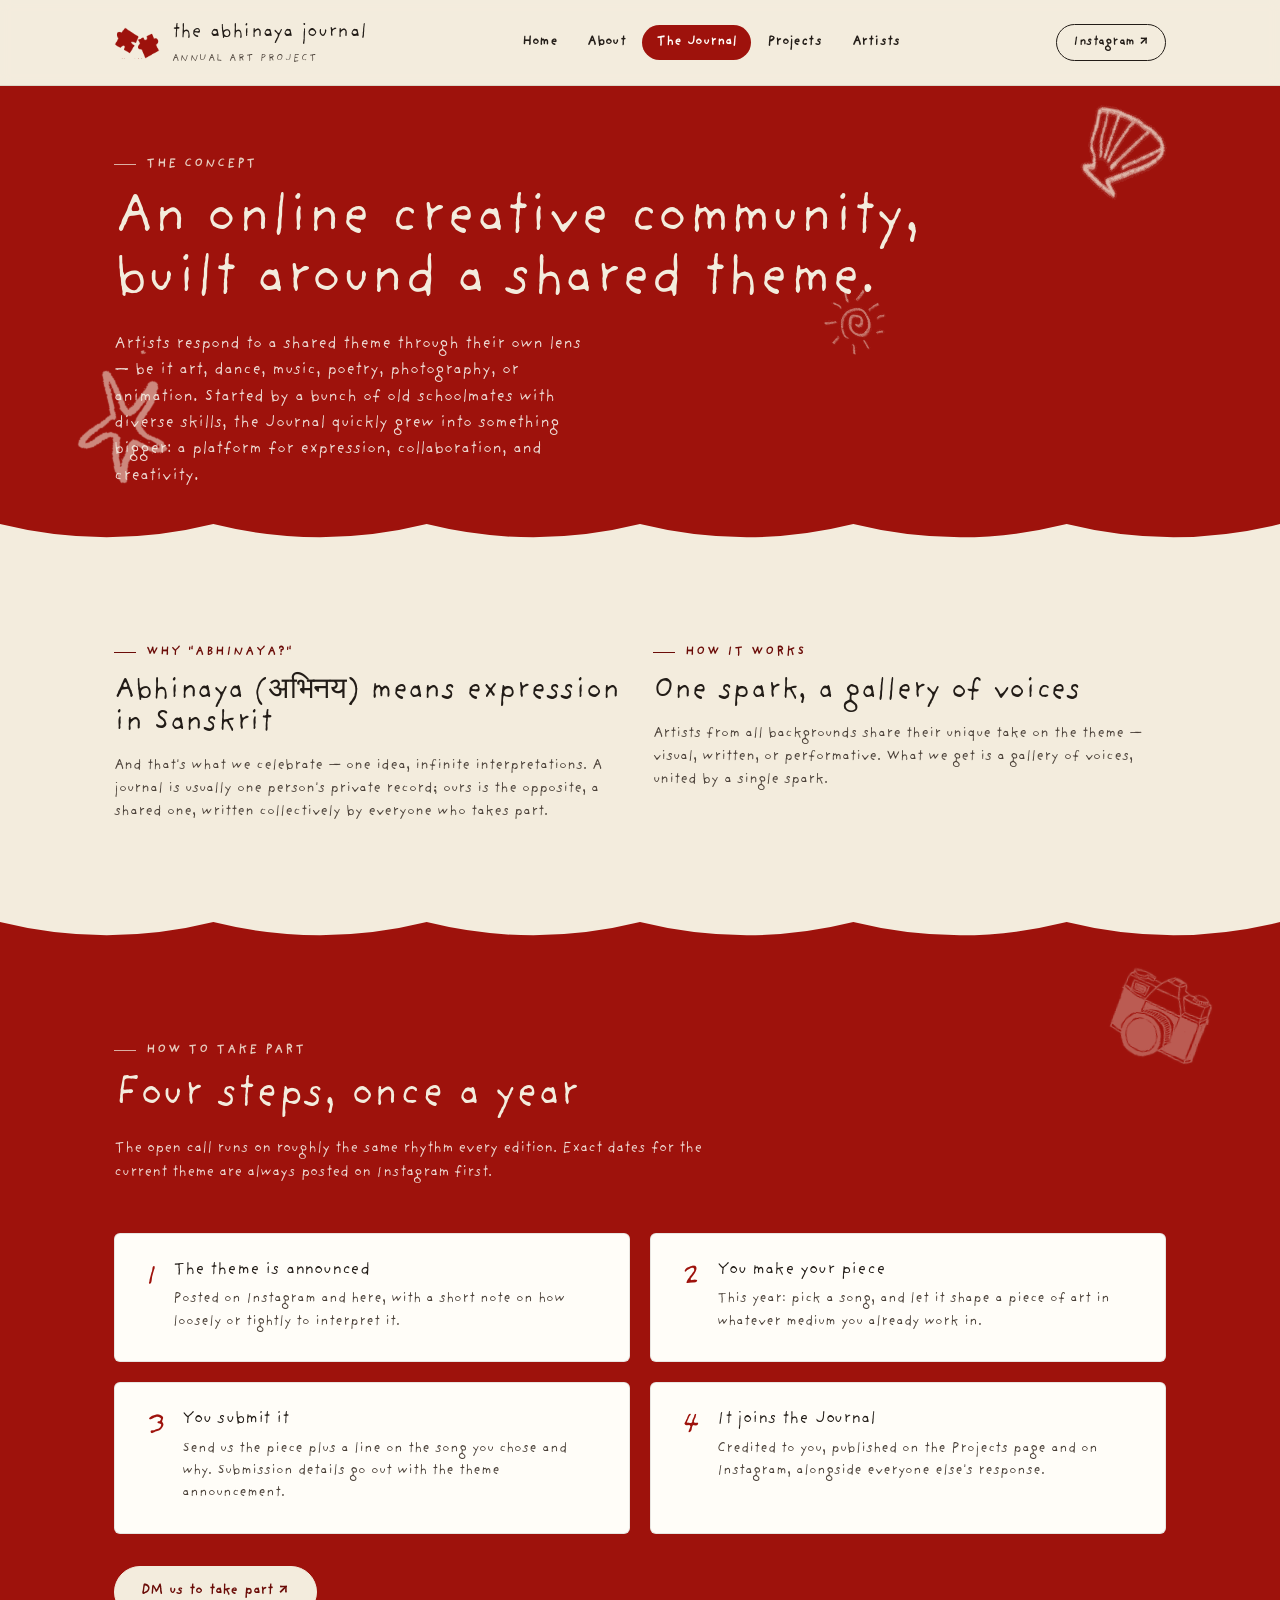
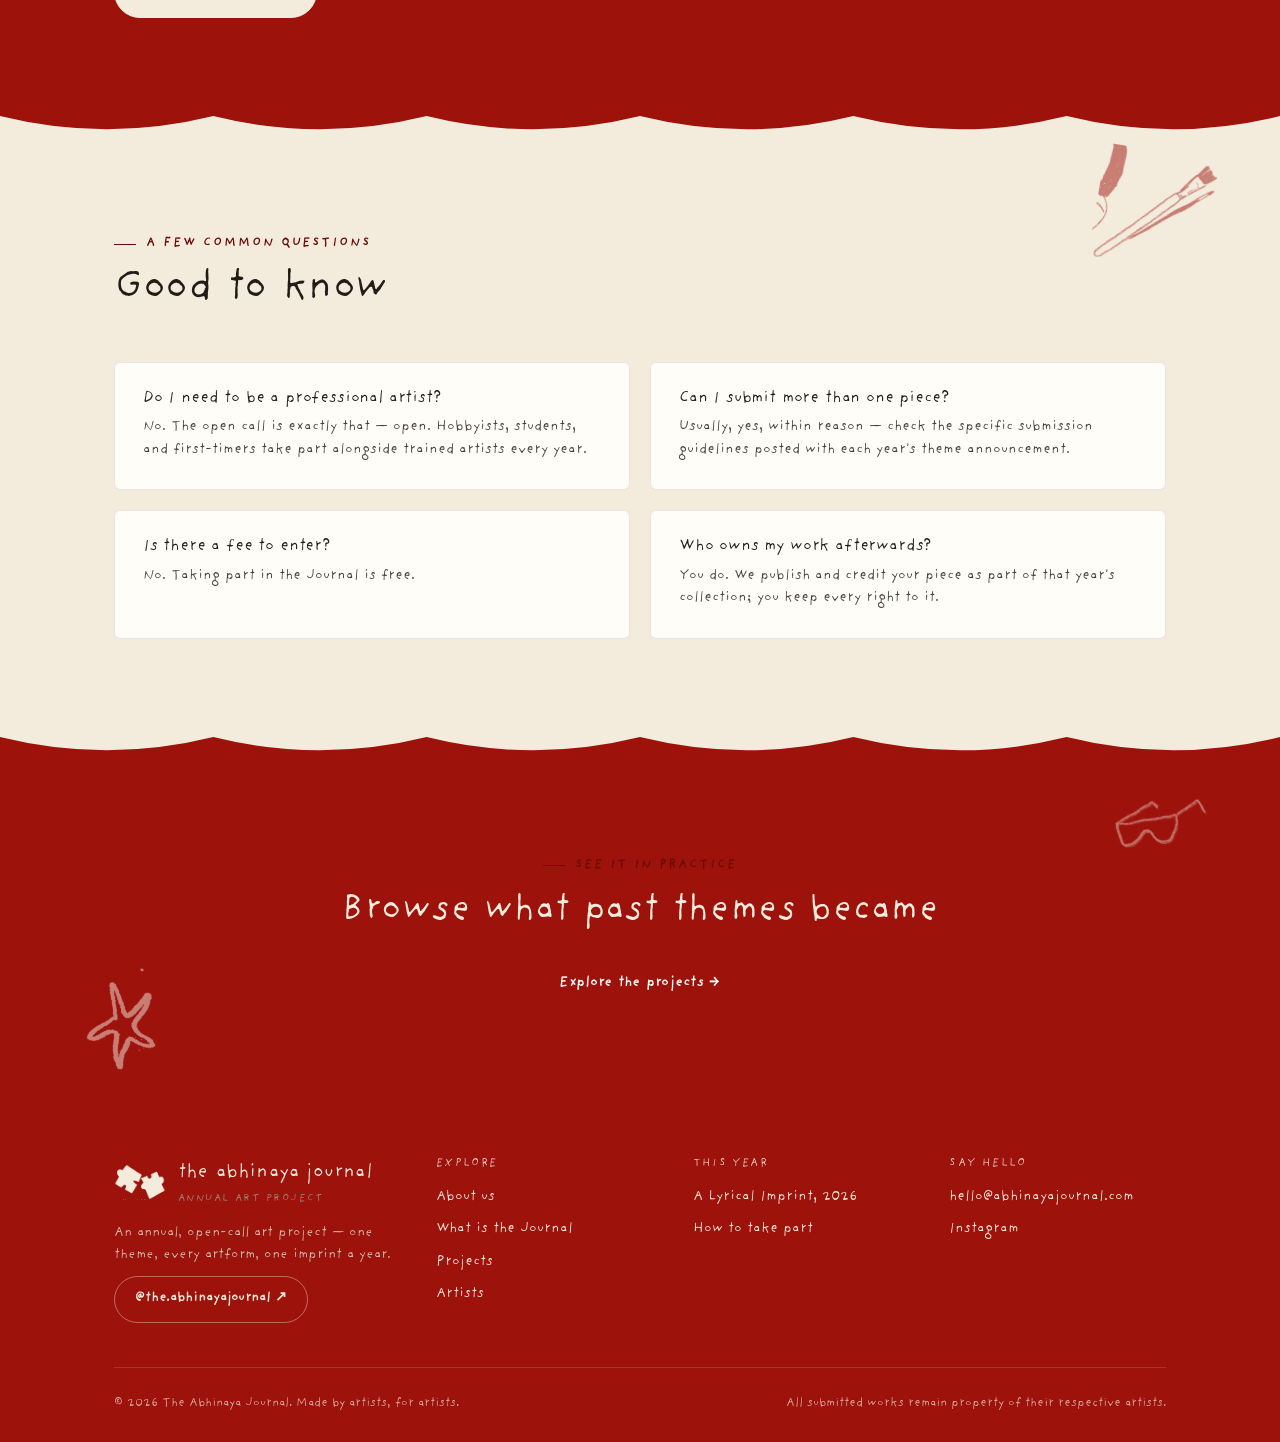
<file: journal.html>
<!DOCTYPE html>
<html lang="en">
<head>
<meta charset="UTF-8">
<meta name="viewport" content="width=device-width, initial-scale=1.0">
<title>What is the Abhinaya Journal?</title>
<meta name="description" content="How the Abhinaya Journal works — one theme a year, any artform, an open call for everyone.">
<link rel="preconnect" href="https://fonts.googleapis.com">
<link rel="preconnect" href="https://fonts.gstatic.com" crossorigin>
<link href="https://fonts.googleapis.com/css2?family=Libre+Caslon+Display&family=Libre+Caslon+Text:ital,wght@0,400;0,700;1,400&family=Work+Sans:wght@400;500;600;700&family=Caveat:wght@500;600;700&display=swap" rel="stylesheet">
<link rel="stylesheet" href="styles.css">
</head>
<body>

<header class="site-header">
  <div class="wrap">
    <a href="index.html" class="brand">
      <img class="mark" src="[data-uri]" alt="The Abhinaya Journal logo">
      <span>the abhinaya journal<small>Annual Art Project</small></span>
    </a>
    <nav class="primary-nav" aria-label="Primary">
      <ul>
        <li><a href="index.html">Home</a></li>
        <li><a href="about.html">About</a></li>
        <li><a href="journal.html" class="active">The Journal</a></li>
        <li><a href="projects.html">Projects</a></li>
        <li><a href="artists.html">Artists</a></li>
      </ul>
      <a class="nav-ig nav-ig-mobile" href="https://www.instagram.com/the.abhinayajournal/" target="_blank" rel="noopener">Instagram ↗</a>
    </nav>
    <a class="nav-ig" href="https://www.instagram.com/the.abhinayajournal/" target="_blank" rel="noopener">Instagram ↗</a>
    <button class="nav-toggle" aria-label="Toggle menu" aria-expanded="false"><span></span><span></span><span></span></button>
  </div>
</header>

<main>

  <section class="hero" style="padding-bottom:20px;">
    <img class="doodle" src="[data-uri]" alt="" style="top:10px;right:8%;width:108px;transform:rotate(10deg);opacity:0.9">
    <img class="doodle" src="[data-uri]" alt="" style="bottom:4%;left:5%;width:114px;transform:rotate(-14deg);opacity:0.55">
    <img class="doodle" src="[data-uri]" alt="" style="top:45%;right:30%;width:84px;transform:rotate(4deg);opacity:0.55">
    <div class="wrap">
      <span class="eyebrow">The concept</span>
      <h1 style="font-size:clamp(2.2rem,5vw,3.6rem);margin-top:16px;max-width:22ch;">An online creative community, built around a shared theme.</h1>
      <p class="hero-sub" style="margin-top:20px;">Artists respond to a shared theme through their own lens — be it art, dance, music, poetry, photography, or animation. Started by a bunch of old schoolmates with diverse skills, the Journal quickly grew into something bigger: a platform for expression, collaboration, and creativity.</p>
    </div>
  </section>

  <div class="torn-edge torn--red-to-cream" aria-hidden="true">
    <svg viewBox="0 0 1200 50" preserveAspectRatio="none"><path d="M0,16 Q100,46 200,16 Q300,46 400,16 Q500,46 600,16 Q700,46 800,16 Q900,46 1000,16 Q1100,46 1200,16 L1200,0 L0,0 Z"/></svg>
  </div>

  <!-- WHY THE FORMAT -->
  <section>
    <div class="wrap grid grid-2" style="align-items:start;">
      <div class="reveal">
        <span class="eyebrow">Why "Abhinaya?"</span>
        <h2 style="font-size:1.9rem;margin-top:14px;">Abhinaya (अभिनय) means expression in Sanskrit</h2>
        <p style="margin-top:14px;color:var(--ink-soft);font-size:15px;">And that's what we celebrate — one idea, infinite interpretations. A journal is usually one person's private record; ours is the opposite, a shared one, written collectively by everyone who takes part.</p>
      </div>
      <div class="reveal">
        <span class="eyebrow">How it works</span>
        <h2 style="font-size:1.9rem;margin-top:14px;">One spark, a gallery of voices</h2>
        <p style="margin-top:14px;color:var(--ink-soft);font-size:15px;">Artists from all backgrounds share their unique take on the theme — visual, written, or performative. What we get is a gallery of voices, united by a single spark.</p>
      </div>
    </div>
  </section>

  <!-- HOW IT WORKS -->
  <div class="torn-edge torn--cream-to-red" aria-hidden="true"><svg viewBox="0 0 1200 50" preserveAspectRatio="none"><path d="M0,16 Q100,46 200,16 Q300,46 400,16 Q500,46 600,16 Q700,46 800,16 Q900,46 1000,16 Q1100,46 1200,16 L1200,0 L0,0 Z"/></svg></div>
  <section class="band doodle-field" id="how-it-works">
    <img class="doodle" src="[data-uri]" alt="" style="top:14px;right:5%;width:110px;transform:rotate(8deg);opacity:0.35">
    <div class="wrap">
      <div class="section-head reveal">
        <span class="eyebrow">How to take part</span>
        <h2>Four steps, once a year</h2>
        <p>The open call runs on roughly the same rhythm every edition. Exact dates for the current theme are always posted on Instagram first.</p>
      </div>
      <div class="grid grid-2" style="gap:20px;">
        <div class="card reveal" style="display:flex;gap:18px;">
          <span style="font-family:var(--display-italic);font-style:italic;font-size:2rem;color:var(--terracotta);line-height:1;">1</span>
          <div>
            <h3 style="font-size:1.1rem;">The theme is announced</h3>
            <p style="margin-top:8px;color:var(--ink-soft);font-size:14.5px;">Posted on Instagram and here, with a short note on how loosely or tightly to interpret it.</p>
          </div>
        </div>
        <div class="card reveal" style="display:flex;gap:18px;">
          <span style="font-family:var(--display-italic);font-style:italic;font-size:2rem;color:var(--terracotta);line-height:1;">2</span>
          <div>
            <h3 style="font-size:1.1rem;">You make your piece</h3>
            <p style="margin-top:8px;color:var(--ink-soft);font-size:14.5px;">This year: pick a song, and let it shape a piece of art in whatever medium you already work in.</p>
          </div>
        </div>
        <div class="card reveal" style="display:flex;gap:18px;">
          <span style="font-family:var(--display-italic);font-style:italic;font-size:2rem;color:var(--terracotta);line-height:1;">3</span>
          <div>
            <h3 style="font-size:1.1rem;">You submit it</h3>
            <p style="margin-top:8px;color:var(--ink-soft);font-size:14.5px;">Send us the piece plus a line on the song you chose and why. Submission details go out with the theme announcement.</p>
          </div>
        </div>
        <div class="card reveal" style="display:flex;gap:18px;">
          <span style="font-family:var(--display-italic);font-style:italic;font-size:2rem;color:var(--terracotta);line-height:1;">4</span>
          <div>
            <h3 style="font-size:1.1rem;">It joins the Journal</h3>
            <p style="margin-top:8px;color:var(--ink-soft);font-size:14.5px;">Credited to you, published on the Projects page and on Instagram, alongside everyone else's response.</p>
          </div>
        </div>
      </div>
      <div style="margin-top:32px;">
        <a href="https://www.instagram.com/the.abhinayajournal/" target="_blank" rel="noopener" class="btn btn-primary">DM us to take part ↗</a>
      </div>
    </div>
  </section>

  <!-- FAQ -->
  <div class="torn-edge torn--red-to-cream" aria-hidden="true"><svg viewBox="0 0 1200 50" preserveAspectRatio="none"><path d="M0,16 Q100,46 200,16 Q300,46 400,16 Q500,46 600,16 Q700,46 800,16 Q900,46 1000,16 Q1100,46 1200,16 L1200,0 L0,0 Z"/></svg></div>
  <section class="doodle-field">
    <img class="doodle" src="[data-uri]" alt="" style="top:6px;right:5%;width:120px;transform:rotate(10deg);opacity:0.55">
    <div class="wrap">
      <div class="section-head reveal">
        <span class="eyebrow">A few common questions</span>
        <h2>Good to know</h2>
      </div>
      <div class="grid grid-2" style="gap:20px;">
        <div class="card reveal">
          <h3 style="font-size:1.05rem;">Do I need to be a professional artist?</h3>
          <p style="margin-top:8px;color:var(--ink-soft);font-size:14.5px;">No. The open call is exactly that — open. Hobbyists, students, and first-timers take part alongside trained artists every year.</p>
        </div>
        <div class="card reveal">
          <h3 style="font-size:1.05rem;">Can I submit more than one piece?</h3>
          <p style="margin-top:8px;color:var(--ink-soft);font-size:14.5px;">Usually, yes, within reason — check the specific submission guidelines posted with each year's theme announcement.</p>
        </div>
        <div class="card reveal">
          <h3 style="font-size:1.05rem;">Is there a fee to enter?</h3>
          <p style="margin-top:8px;color:var(--ink-soft);font-size:14.5px;">No. Taking part in the Journal is free.</p>
        </div>
        <div class="card reveal">
          <h3 style="font-size:1.05rem;">Who owns my work afterwards?</h3>
          <p style="margin-top:8px;color:var(--ink-soft);font-size:14.5px;">You do. We publish and credit your piece as part of that year's collection; you keep every right to it.</p>
        </div>
      </div>
    </div>
  </section>

  <!-- CTA to projects -->
  <div class="torn-edge torn--cream-to-deepred" aria-hidden="true"><svg viewBox="0 0 1200 50" preserveAspectRatio="none"><path d="M0,16 Q100,46 200,16 Q300,46 400,16 Q500,46 600,16 Q700,46 800,16 Q900,46 1000,16 Q1100,46 1200,16 L1200,0 L0,0 Z"/></svg></div>
  <section class="band-ink doodle-field">
    <img class="doodle" src="[data-uri]" alt="" style="top:16px;right:5%;width:112px;transform:rotate(7deg);opacity:0.5">
    <img class="doodle" src="[data-uri]" alt="" style="bottom:16px;left:6%;width:88px;transform:rotate(-10deg);opacity:0.5">
    <div class="wrap" style="text-align:center;">
      <span class="eyebrow" style="justify-content:center;">See it in practice</span>
      <h2 style="margin-top:16px;font-size:clamp(1.8rem,4vw,2.4rem);">Browse what past themes became</h2>
      <div style="margin-top:26px;">
        <a href="projects.html" class="btn btn-primary">Explore the projects →</a>
      </div>
    </div>
  </section>

</main>

<footer class="site-footer">
  <div class="wrap">
    <div class="footer-grid">
      <div>
        <div class="brand" style="color:var(--cream)">
          <img class="mark" src="[data-uri]" alt="The Abhinaya Journal logo">
          <span>the abhinaya journal<small style="color:#9C8E7C">Annual Art Project</small></span>
        </div>
        <p style="margin-top:16px;font-size:14px;color:#C9BCA9;max-width:32ch;">An annual, open-call art project — one theme, every artform, one imprint a year.</p>
        <a class="footer-ig" href="https://www.instagram.com/the.abhinayajournal/" target="_blank" rel="noopener">@the.abhinayajournal ↗</a>
      </div>
      <div>
        <h4>Explore</h4>
        <ul>
          <li><a href="about.html">About us</a></li>
          <li><a href="journal.html">What is the Journal</a></li>
          <li><a href="projects.html">Projects</a></li>
          <li><a href="artists.html">Artists</a></li>
        </ul>
      </div>
      <div>
        <h4>This year</h4>
        <ul>
          <li><a href="projects.html#current">A Lyrical Imprint, 2026</a></li>
          <li><a href="journal.html#how-it-works">How to take part</a></li>
        </ul>
      </div>
      <div>
        <h4>Say hello</h4>
        <ul>
          <li><a href="mailto:hello@abhinayajournal.com">hello@abhinayajournal.com</a></li>
          <li><a href="https://www.instagram.com/the.abhinayajournal/" target="_blank" rel="noopener">Instagram</a></li>
        </ul>
      </div>
    </div>
    <div class="footer-bottom">
      <span>© 2026 The Abhinaya Journal. Made by artists, for artists.</span>
      <span>All submitted works remain property of their respective artists.</span>
    </div>
  </div>
</footer>

<script src="script.js"></script>
</body>
</html>
</file>
<file: styles.css>
@font-face{
  font-family:"Providence Sans";
  src:url([data-uri]) format("truetype");
  font-weight:400;
  font-style:normal;
  font-display:swap;
}

/* ============================================================
   THE ABHINAYA JOURNAL — shared stylesheet
   Design tokens
   ============================================================ */
:root{
  --cream:      #F3ECDD;
  --cream-2:    #E8DCC2;
  --terracotta: #9E120C;
  --terracotta-deep: #6B0C08;
  --terracotta-tint: #F3D6D2;
  --ink:        #221C17;
  --ink-soft:   #4A4038;
  --white:      #FFFDF8;

  --display: "Providence Sans", "Libre Caslon Display", "Iowan Old Style", Georgia, serif;
  --display-italic: "Providence Sans", "Libre Caslon Text", "Iowan Old Style", Georgia, serif;
  --brand-font: "Providence Sans", "Caveat", "Libre Caslon Display", sans-serif;
  --body: "Providence Sans", "Work Sans", "Helvetica Neue", Arial, sans-serif;

  --max: 1180px;
  --edge: clamp(20px, 5vw, 64px);
  --radius: 2px;
}

*{ box-sizing:border-box; }
html{ scroll-behavior:smooth; }
body{
  margin:0;
  background:var(--cream);
  color:var(--ink);
  font-family:var(--body);
  font-size:16px;
  line-height:1.55;
  -webkit-font-smoothing:antialiased;
}
img{ max-width:100%; display:block; }
a{ color:inherit; text-decoration:none; }
h1,h2,h3,h4{
  font-family:var(--display);
  font-weight:400;
  line-height:1.05;
  margin:0;
  letter-spacing:-0.01em;
}
p{ margin:0; }
ul{ margin:0; padding:0; list-style:none; }
button{ font-family:inherit; cursor:pointer; }

::selection{ background:var(--terracotta); color:var(--white); }

:focus-visible{
  outline:2px solid var(--terracotta);
  outline-offset:3px;
}

.wrap{
  max-width:var(--max);
  margin:0 auto;
  padding-left:var(--edge);
  padding-right:var(--edge);
}

.eyebrow{
  font-family:var(--body);
  font-size:12.5px;
  font-weight:600;
  letter-spacing:0.16em;
  text-transform:uppercase;
  color:var(--terracotta-deep);
  display:inline-flex;
  align-items:center;
  gap:10px;
}
.eyebrow::before{
  content:"";
  width:22px;
  height:1px;
  background:var(--terracotta-deep);
  display:inline-block;
}

/* ============================================================
   Waveform signature — used as a recurring divider motif
   ============================================================ */
.waveform{
  display:block;
  width:100%;
  height:auto;
  color:var(--terracotta);
}
.waveform path,
.waveform rect{ vector-effect:non-scaling-stroke; }

.waveform-bars{
  display:flex;
  align-items:flex-end;
  gap:3px;
  height:22px;
}
.waveform-bars span{
  width:3px;
  background:var(--terracotta);
  display:inline-block;
  border-radius:1px;
  animation:eq 1.15s ease-in-out infinite;
}
.waveform-bars span:nth-child(1){ height:40%; animation-delay:-1.0s; }
.waveform-bars span:nth-child(2){ height:80%; animation-delay:-0.8s; }
.waveform-bars span:nth-child(3){ height:55%; animation-delay:-0.6s; }
.waveform-bars span:nth-child(4){ height:100%; animation-delay:-0.4s; }
.waveform-bars span:nth-child(5){ height:65%; animation-delay:-0.2s; }
.waveform-bars span:nth-child(6){ height:30%; animation-delay:0s; }
@keyframes eq{
  0%,100%{ transform:scaleY(0.5); }
  50%{ transform:scaleY(1); }
}
@media (prefers-reduced-motion:reduce){
  .waveform-bars span{ animation:none; height:60% !important; }
}

/* ============================================================
   Header / nav
   ============================================================ */
.site-header{
  position:sticky;
  top:0;
  z-index:50;
  border-bottom:1px solid rgba(34,28,23,0.1);
}
.site-header::before{
  content:"";
  position:absolute;
  inset:0;
  background:rgba(243,236,221,0.92);
  backdrop-filter:blur(6px);
  z-index:-1;
}
.site-header .wrap{
  display:flex;
  align-items:center;
  justify-content:space-between;
  padding-top:18px;
  padding-bottom:18px;
}
.brand{
  display:flex;
  align-items:center;
  gap:12px;
  font-family:var(--brand-font);
  font-size:20px;
  font-weight:400;
  letter-spacing:0.01em;
}
.brand .mark{
  flex:none;
  display:block;
  width:auto;
  height:32px;
  object-fit:contain;
}
footer .brand .mark{ height:36px; }
footer .brand small{ font-family:var(--display); }
.brand small{
  display:block;
  font-family:var(--body);
  font-size:10.5px;
  font-weight:500;
  letter-spacing:0.14em;
  color:var(--ink-soft);
  text-transform:uppercase;
  margin-top:2px;
}

nav.primary-nav ul{
  display:flex;
  gap:2px;
  align-items:center;
}
nav.primary-nav a{
  font-family:var(--display);
  font-size:13.5px;
  font-weight:600;
  letter-spacing:0.03em;
  padding:8px 14px;
  border-radius:999px;
  transition:background .2s ease, color .2s ease;
}
nav.primary-nav a:hover{ background:var(--terracotta-tint); }
nav.primary-nav a.active{
  background:var(--terracotta);
  color:var(--white);
}
.nav-ig{
  display:inline-flex;
  align-items:center;
  gap:8px;
  border:1px solid var(--ink);
  padding:8px 16px;
  border-radius:999px;
  font-size:12.5px;
  font-weight:600;
  letter-spacing:0.04em;
  white-space:nowrap;
  transition:background .2s ease, color .2s ease, border-color .2s ease;
}
.nav-ig:hover{ background:var(--ink); color:var(--white); }
nav.primary-nav .nav-ig-mobile{ display:none; }

.nav-toggle{
  display:none;
  background:none;
  border:1px solid var(--ink);
  border-radius:8px;
  padding:8px 10px;
}
.nav-toggle span{
  display:block;
  width:18px;
  height:2px;
  background:var(--ink);
  margin:3.5px 0;
}

@media (max-width: 860px){
  nav.primary-nav{
    position:fixed;
    inset:66px 0 0 0;
    background:var(--cream);
    transform:translateY(-110%);
    transition:transform .3s ease;
    padding:24px var(--edge);
    border-top:1px solid rgba(34,28,23,0.1);
    overflow:auto;
  }
  nav.primary-nav.open{ transform:translateY(0); }
  nav.primary-nav ul{ flex-direction:column; align-items:stretch; gap:6px; }
  nav.primary-nav a{ padding:14px 16px; font-size:16px; }
  .nav-toggle{ display:block; }
  .nav-ig{ display:none; }
  nav.primary-nav .nav-ig-mobile{ display:inline-flex; margin-top:14px; }
}

/* ============================================================
   Buttons
   ============================================================ */
.btn{
  display:inline-flex;
  align-items:center;
  gap:10px;
  padding:14px 26px;
  border-radius:999px;
  font-size:14px;
  font-weight:600;
  letter-spacing:0.02em;
  transition:transform .2s ease, background .2s ease, color .2s ease, border-color .2s ease;
}
.btn-primary{
  background:var(--terracotta);
  color:var(--white);
  border:1px solid var(--terracotta);
}
.btn-primary:hover{ background:var(--terracotta-deep); border-color:var(--terracotta-deep); transform:translateY(-1px); }
.btn-ghost{
  background:transparent;
  color:var(--ink);
  border:1px solid var(--ink);
}
.btn-ghost:hover{ background:var(--ink); color:var(--cream); transform:translateY(-1px); }

/* ============================================================
   Hero
   ============================================================ */
.hero{
  padding:64px 0 40px;
  position:relative;
  overflow:hidden;
  background:var(--terracotta);
  color:var(--cream);
}
.hero .eyebrow{ color:var(--cream); opacity:.85; }
.hero .eyebrow::before{ background:var(--cream); opacity:.85; }
.hero-grid{
  display:grid;
  grid-template-columns:1.15fr 0.85fr;
  gap:56px;
  align-items:end;
}
.hero h1{
  font-size:clamp(2.6rem, 6vw, 5.1rem);
  margin-top:18px;
  color:var(--cream);
}
.hero h1 em{
  font-style:italic;
  font-family:var(--display-italic);
  color:var(--white);
}
.hero-sub{
  max-width:44ch;
  margin-top:22px;
  font-size:17px;
  color:#EDD9D2;
}
.hero-actions{
  display:flex;
  gap:14px;
  margin-top:32px;
  flex-wrap:wrap;
}
.hero .btn-primary{ background:var(--cream); color:var(--terracotta-deep); border-color:var(--cream); }
.hero .btn-primary:hover{ background:var(--white); color:var(--terracotta-deep); }
.hero .btn-ghost{ border-color:var(--cream); color:var(--cream); }
.hero .btn-ghost:hover{ background:var(--cream); color:var(--terracotta-deep); }
.hero-theme-card{
  background:var(--cream);
  color:var(--ink);
  padding:30px;
  border-radius:6px;
  position:relative;
}
.hero-theme-card .eyebrow{ color:var(--terracotta-deep); opacity:1; }
.hero-theme-card .eyebrow::before{ background:var(--terracotta-deep); opacity:1; }
.hero-theme-card h2{
  color:var(--terracotta-deep);
  font-size:clamp(1.8rem,3vw,2.4rem);
  margin-top:14px;
  font-style:italic;
  font-family:var(--display-italic);
}
.hero-theme-card p{
  margin-top:14px;
  color:var(--ink-soft);
  font-size:14.5px;
}
.hero-theme-card .waveform-bars{ margin-top:22px; height:26px; }
.hero-theme-card .waveform-bars span{ background:var(--terracotta); }

/* ticker */
.ticker{
  border-top:1px solid rgba(243,236,221,.25);
  border-bottom:1px solid rgba(243,236,221,.25);
  overflow:hidden;
  margin-top:56px;
  background:var(--terracotta);
}
.ticker-track{
  display:flex;
  white-space:nowrap;
  width:max-content;
  animation:scroll-left 32s linear infinite;
}
.ticker-track span{
  font-family:var(--display-italic);
  font-style:italic;
  font-size:15px;
  padding:14px 34px;
  color:var(--cream);
  border-right:1px solid rgba(243,236,221,.25);
}
@keyframes scroll-left{
  from{ transform:translateX(0); }
  to{ transform:translateX(-50%); }
}
@media (prefers-reduced-motion:reduce){
  .ticker-track{ animation:none; }
}

@media (max-width: 900px){
  .hero-grid{ grid-template-columns:1fr; }
}

/* ============================================================
   Section basics
   ============================================================ */
section{ padding:84px 0; }
.section-head{
  max-width:640px;
  margin-bottom:48px;
}
.section-head h2{
  font-size:clamp(1.9rem,3.4vw,2.7rem);
  margin-top:14px;
}
.section-head p{
  margin-top:16px;
  color:var(--ink-soft);
  font-size:15.5px;
}
.divider{
  border:none;
  height:1px;
  background:rgba(34,28,23,.14);
}
.band{ background:var(--terracotta); color:var(--cream); }
.band .eyebrow{ color:var(--cream); opacity:.85; }
.band .eyebrow::before{ background:var(--cream); opacity:.85; }
.band .section-head h2{ color:var(--cream); }
.band .section-head p{ color:#EDD9D2; }
.band .btn-primary{ background:var(--cream); color:var(--terracotta-deep); border-color:var(--cream); }
.band .btn-primary:hover{ background:var(--white); color:var(--terracotta-deep); }
.band .btn-ghost{ border-color:var(--cream); color:var(--cream); }
.band .btn-ghost:hover{ background:var(--cream); color:var(--terracotta-deep); }
.band-ink{ background:var(--terracotta); color:var(--cream); }
.band-ink .ink-soft{ color:#E7C9C2; }

/* ============================================================
   Cards / grids (generic, reused across pages)
   ============================================================ */
.grid{ display:grid; gap:26px; }
.grid-3{ grid-template-columns:repeat(3,1fr); }
.grid-2{ grid-template-columns:repeat(2,1fr); }
@media (max-width:900px){
  .grid-3{ grid-template-columns:repeat(2,1fr); }
}
@media (max-width:640px){
  .grid-3, .grid-2{ grid-template-columns:1fr; }
}

.card{
  background:var(--white);
  border:1px solid rgba(34,28,23,.1);
  border-radius:6px;
  padding:28px;
  color:var(--ink);
}
.tag{
  display:inline-block;
  font-size:11px;
  font-weight:700;
  letter-spacing:.1em;
  text-transform:uppercase;
  padding:5px 10px;
  border-radius:999px;
  background:var(--terracotta-tint);
  color:var(--terracotta-deep);
}
.tag.is-ink{ background:var(--ink); color:var(--cream); }

/* ============================================================
   Footer
   ============================================================ */
footer.site-footer{
  background:var(--terracotta);
  color:var(--cream);
  padding:64px 0 28px;
  font-family:var(--display);
}
.footer-grid{
  display:grid;
  grid-template-columns:1.3fr 1fr 1fr 1fr;
  gap:40px;
  padding-bottom:44px;
  border-bottom:1px solid rgba(243,236,221,.15);
}
.footer-grid > div{ min-width:0; }
.footer-grid h4{
  font-size:11.5px;
  letter-spacing:.12em;
  text-transform:uppercase;
  color:#E7C9C2;
  margin-bottom:16px;
}
.footer-grid li{ margin-bottom:10px; font-size:14.5px; }
.footer-grid a:hover{ color:var(--cream); text-decoration:underline; }
.footer-ig{
  display:inline-flex;
  align-items:center;
  gap:10px;
  border:1px solid rgba(243,236,221,.4);
  padding:12px 20px;
  border-radius:999px;
  margin-top:10px;
  font-weight:600;
  font-size:13.5px;
}
.footer-ig:hover{ background:var(--cream); color:var(--terracotta-deep); border-color:var(--cream); }
.footer-bottom{
  display:flex;
  justify-content:space-between;
  flex-wrap:wrap;
  gap:10px;
  padding-top:26px;
  font-size:12.5px;
  color:#D9A99F;
}
@media (max-width:800px){
  .footer-grid{ grid-template-columns:1fr 1fr; }
}
@media (max-width:520px){
  .footer-grid{ grid-template-columns:1fr; }
}

/* ============================================================
   Placeholder art tiles (used for artist/project imagery stand-ins)
   ============================================================ */
.tile{
  aspect-ratio:4/5;
  border-radius:6px;
  position:relative;
  overflow:hidden;
  box-shadow:0 0 0 1px rgba(243,236,221,.3);
  background:
    radial-gradient(circle at 30% 20%, rgba(255,255,255,.5), transparent 55%),
    linear-gradient(155deg, var(--terracotta) 0%, var(--terracotta-deep) 100%);
}
.tile.alt{
  background:
    radial-gradient(circle at 70% 30%, rgba(255,255,255,.4), transparent 55%),
    linear-gradient(155deg, var(--ink) 0%, #3A2E24 100%);
}
.tile.alt2{
  background:
    radial-gradient(circle at 40% 70%, rgba(255,255,255,.35), transparent 55%),
    linear-gradient(155deg, #C9A227 0%, var(--terracotta-deep) 100%);
}
.tile-label{
  position:absolute;
  left:14px; bottom:14px; right:14px;
  color:var(--white);
  font-family:var(--display-italic);
  font-style:italic;
  font-size:14px;
  opacity:.85;
}
.tile::before{
  content:attr(data-ph);
  position:absolute;
  top:14px; left:14px;
  font-size:10.5px;
  font-weight:700;
  letter-spacing:.08em;
  text-transform:uppercase;
  color:rgba(255,255,255,.75);
  border:1px solid rgba(255,255,255,.5);
  padding:4px 8px;
  border-radius:999px;
}

/* ============================================================
   Torn-paper edge dividers — used between color-block sections
   ============================================================ */
.torn-edge{
  width:100%;
  height:44px;
  line-height:0;
  overflow:hidden;
}
.torn-edge svg{ display:block; width:100%; height:100%; }
.torn--red-to-cream{ background:var(--cream); }
.torn--red-to-cream path{ fill:var(--terracotta); }
.torn--cream-to-red{ background:var(--terracotta); }
.torn--cream-to-red path{ fill:var(--cream); }
.torn--cream-to-deepred{ background:var(--terracotta); }
.torn--cream-to-deepred path{ fill:var(--cream); }
.torn--red-to-deepred{ background:var(--terracotta); }
.torn--red-to-deepred path{ fill:var(--terracotta); }

/* ============================================================
   Hand-drawn doodle accents — cropped from the brand's own artwork
   ============================================================ */
.doodle{
  position:absolute;
  opacity:.9;
  pointer-events:none;
  z-index:0;
}
.doodle-field{ position:relative; }
@media (max-width:760px){
  .doodle{ display:none; }
}

.reveal{
  opacity:0;
  transform:translateY(18px);
  transition:opacity .6s ease, transform .6s ease;
}
.reveal.in{ opacity:1; transform:translateY(0); }
@media (prefers-reduced-motion:reduce){
  .reveal{ opacity:1; transform:none; transition:none; }
}

/* ============================================================
   Art preview cards — image, author, title, divider, stats row
   ============================================================ */
.art-card{
  color:var(--ink);
  background:var(--white);
  border-radius:6px;
  overflow:hidden;
  box-shadow:0 0 0 1px rgba(34,28,23,.08);
}
.art-card .tile{ border-radius:0; box-shadow:none; }
.art-card-row{ padding:0 16px; margin-top:16px; }
.art-card-title{ padding:0 16px; }
.art-card-divider{ margin-left:16px; margin-right:16px; width:auto; }
.art-card-stats{ padding:0 16px 16px; }
.art-card-row{
  display:flex;
  align-items:center;
  justify-content:space-between;
  margin-top:16px;
}
.art-card-author{ font-size:13.5px; font-weight:600; color:var(--ink-soft); }
.art-card-icon-btn{
  background:none;
  border:none;
  color:var(--ink-soft);
  padding:2px;
  display:inline-flex;
  cursor:pointer;
}
.art-card-title{
  font-family:var(--display);
  font-size:1.15rem;
  margin-top:10px;
  line-height:1.3;
}
.art-card-divider{
  border:none;
  border-top:1px solid rgba(34,28,23,.16);
  margin-top:18px;
}
.art-card-caption-wrap{
  padding:0 16px;
  margin-top:10px;
}
.art-card-caption{
  font-family:var(--body);
  font-size:13px;
  line-height:1.55;
  color:var(--ink-soft);
}
.art-card-caption.is-collapsed{
  display:none;
}
.art-card-caption-toggle{
  display:inline-block;
  margin-top:0;
  font-family:var(--body);
  font-size:12px;
  font-weight:600;
  color:var(--terracotta-deep);
  background:none;
  border:none;
  padding:0;
  cursor:pointer;
}
.art-card-caption-toggle:hover{ text-decoration:underline; }
.art-card-meta{
  padding:0 16px;
  margin-top:6px;
  font-family:var(--display-italic);
  font-style:italic;
  font-size:13px;
  color:var(--ink-soft);
}
.art-card-meta a{
  color:var(--terracotta-deep);
  text-decoration:none;
  border-bottom:1px solid rgba(107,12,8,.35);
}
.art-card-meta a:hover{ border-bottom-color:var(--terracotta-deep); }
.art-card-stats{
  display:flex;
  align-items:center;
  justify-content:space-between;
  margin-top:14px;
  font-size:13px;
  color:var(--ink-soft);
}
.art-card-views{ display:flex; align-items:center; gap:6px; }
.art-card-like{ color:var(--terracotta); }

/* ============================================================
   Project intro banner — square artwork/graphic for each edition
   ============================================================ */
.project-banner{
  aspect-ratio:1;
  background:var(--cream);
  border-radius:8px;
  position:relative;
  overflow:hidden;
  display:flex;
  align-items:center;
  justify-content:center;
  text-align:center;
  padding:32px;
}
.project-banner img.banner-photo{
  position:absolute;
  inset:0;
  width:100%;
  height:100%;
  object-fit:cover;
}
.project-banner-title{
  position:relative;
  z-index:2;
  font-family:var(--display-italic);
  font-style:italic;
  font-size:clamp(1.6rem,3vw,2.2rem);
  color:var(--terracotta-deep);
  line-height:1.15;
}
.project-banner .doodle{ z-index:1; }

/* ============================================================
   Project banner header layout (responsive)
   ============================================================ */
.project-block-head--banner{
  display:grid;
  grid-template-columns:1.3fr 0.9fr;
  align-items:center;
  gap:40px;
  border-bottom:none;
}
@media (max-width:760px){
  .project-block-head--banner{
    grid-template-columns:1fr;
    gap:22px;
  }
  .project-block-head--banner .project-banner{
    max-width:280px;
    margin:0 auto;
  }
}

/* ============================================================
   Mobile polish pass — tighten spacing and scale for small screens
   ============================================================ */
@media (max-width:640px){
  section{ padding:52px 0; }
  .hero{ padding:36px 0 28px; }
  .hero h1{ font-size:2.5rem; }
  .hero-actions{ gap:10px; }
  .hero-actions .btn{ flex:1 1 auto; justify-content:center; }
  .hero-theme-card{ padding:24px; }
  .section-head{ margin-bottom:32px; }
  .grid{ gap:18px; }
  .ticker-track span{ font-size:13px; padding:12px 20px; }
  .footer-grid{ gap:32px 24px; }
  footer.site-footer{ padding:48px 0 24px; }
  .card{ padding:22px; }
  .btn{ padding:13px 22px; font-size:13.5px; }
  .hero-actions{ flex-direction:column; align-items:stretch; }
}
@media (max-width:420px){
  .hero h1{ font-size:2.15rem; }
  .hero-theme-card h2{ font-size:1.6rem; }
}

/* ============================================================
   Swipeable image carousel (Instagram-style) for multi-image pieces
   ============================================================ */
.art-carousel{
  position:relative;
  aspect-ratio:4/5;
  border-radius:6px;
  overflow:hidden;
  background:var(--ink);
}
.art-carousel-track{
  display:flex;
  height:100%;
  overflow-x:auto;
  scroll-snap-type:x mandatory;
  -webkit-overflow-scrolling:touch;
  scrollbar-width:none;
}
.art-carousel-track::-webkit-scrollbar{ display:none; }
.art-carousel-track img{
  flex:0 0 100%;
  width:100%;
  height:100%;
  object-fit:cover;
  scroll-snap-align:start;
  display:block;
}
.art-carousel-dots{
  position:absolute;
  bottom:12px;
  left:0;
  right:0;
  display:flex;
  justify-content:center;
  gap:6px;
  pointer-events:none;
}
.art-carousel-dots span{
  width:6px;
  height:6px;
  border-radius:50%;
  background:rgba(255,255,255,.45);
  transition:background .2s ease, transform .2s ease;
  pointer-events:auto;
  cursor:pointer;
}
.art-carousel-dots span.active{
  background:var(--white);
  transform:scale(1.25);
}
.art-carousel-arrow{
  position:absolute;
  top:50%;
  transform:translateY(-50%);
  width:30px;
  height:30px;
  border-radius:50%;
  background:rgba(0,0,0,.35);
  color:var(--white);
  border:none;
  display:flex;
  align-items:center;
  justify-content:center;
  cursor:pointer;
  opacity:0;
  transition:opacity .2s ease, background .2s ease;
}
.art-carousel:hover .art-carousel-arrow{ opacity:1; }
.art-carousel-arrow:hover{ background:rgba(0,0,0,.55); }
.art-carousel-arrow.prev{ left:8px; }
.art-carousel-arrow.next{ right:8px; }
@media (max-width:760px){
  .art-carousel-arrow{ display:none; }
}

/* ============================================================
   Fullscreen lightbox — click any carousel image to view large
   ============================================================ */
.lightbox-overlay{
  position:fixed;
  inset:0;
  background:rgba(15,10,8,.95);
  z-index:1000;
  display:none;
  align-items:center;
  justify-content:center;
}
.lightbox-overlay.open{ display:flex; }
body.lightbox-locked{ overflow:hidden; }

.lightbox-track{
  display:flex;
  width:100%;
  height:100%;
  overflow-x:auto;
  scroll-snap-type:x mandatory;
  -webkit-overflow-scrolling:touch;
  scrollbar-width:none;
  align-items:center;
}
.lightbox-track::-webkit-scrollbar{ display:none; }
.lightbox-slide{
  flex:0 0 100%;
  height:100%;
  display:flex;
  align-items:center;
  justify-content:center;
  scroll-snap-align:start;
  box-sizing:border-box;
  padding:70px 24px 90px;
}
.lightbox-slide img{
  max-width:100%;
  max-height:100%;
  object-fit:contain;
  border-radius:4px;
  box-shadow:0 20px 60px rgba(0,0,0,.5);
}

.lightbox-close{
  position:absolute;
  top:18px;
  right:18px;
  width:42px;
  height:42px;
  border-radius:50%;
  background:rgba(255,255,255,.12);
  border:none;
  color:var(--white);
  font-size:22px;
  line-height:1;
  cursor:pointer;
  display:flex;
  align-items:center;
  justify-content:center;
  z-index:2;
  transition:background .2s ease;
}
.lightbox-close:hover{ background:rgba(255,255,255,.24); }

.lightbox-arrow{
  position:absolute;
  top:50%;
  transform:translateY(-50%);
  width:48px;
  height:48px;
  border-radius:50%;
  background:rgba(255,255,255,.12);
  color:var(--white);
  border:none;
  font-size:26px;
  cursor:pointer;
  display:flex;
  align-items:center;
  justify-content:center;
  z-index:2;
  transition:background .2s ease;
}
.lightbox-arrow:hover{ background:rgba(255,255,255,.24); }
.lightbox-arrow.prev{ left:14px; }
.lightbox-arrow.next{ right:14px; }
@media (max-width:640px){
  .lightbox-arrow{ width:38px; height:38px; font-size:20px; }
}

.lightbox-dots{
  position:absolute;
  bottom:44px;
  left:0; right:0;
  display:flex;
  justify-content:center;
  gap:7px;
  z-index:2;
}
.lightbox-dots span{
  width:7px; height:7px;
  border-radius:50%;
  background:rgba(255,255,255,.4);
  cursor:pointer;
  transition:background .2s ease, transform .2s ease;
}
.lightbox-dots span.active{
  background:var(--white);
  transform:scale(1.3);
}

.lightbox-caption{
  position:absolute;
  bottom:14px;
  left:0; right:0;
  text-align:center;
  color:#D9CFC4;
  font-size:13px;
  z-index:2;
  padding:0 60px;
}

/* Make carousel and tile images look clickable */
.art-carousel-track img{ cursor:zoom-in; }

.art-carousel-track video{
  flex:0 0 100%;
  width:100%;
  height:100%;
  object-fit:cover;
  scroll-snap-align:start;
  display:block;
  background:#000;
}

/* ============================================================
   Audio player block for beats/music pieces
   ============================================================ */
.art-card-audio{
  width:100%;
  display:block;
  margin-top:10px;
  padding:0 16px;
  box-sizing:border-box;
}
</file>
